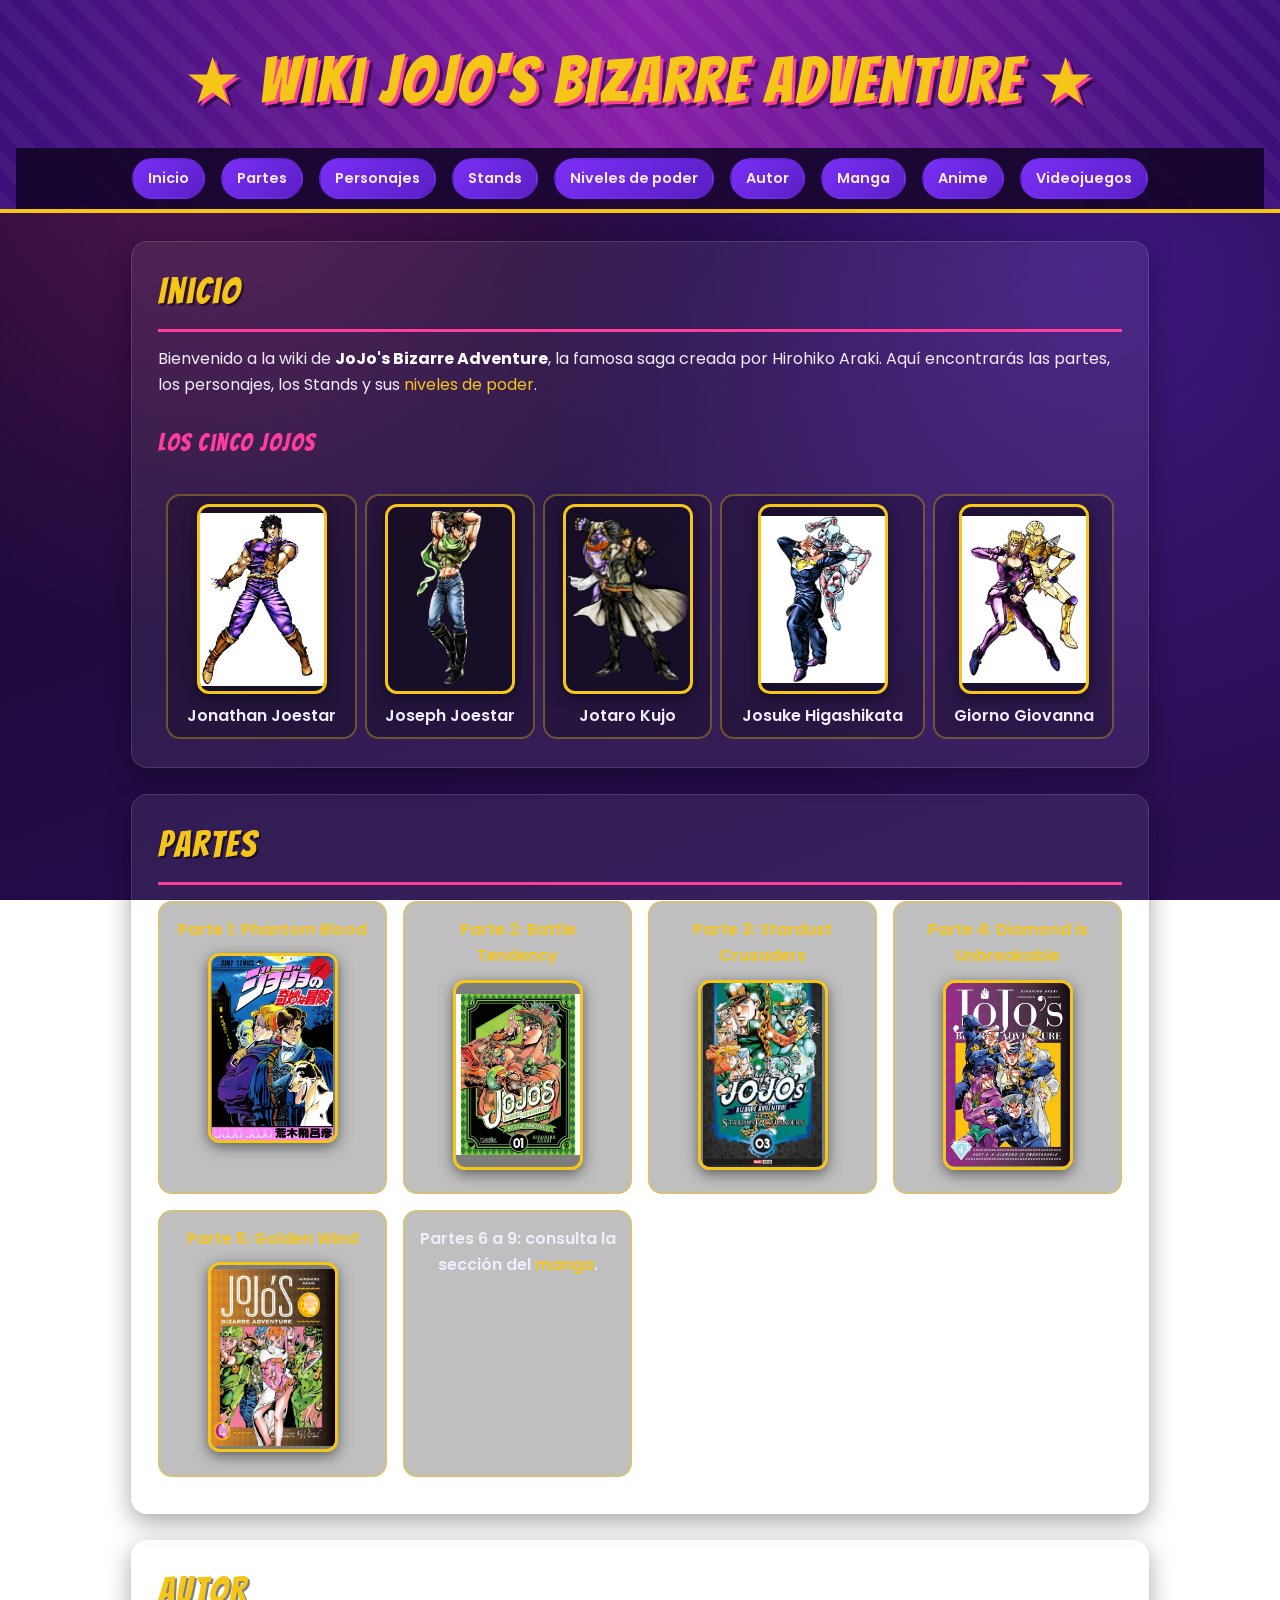
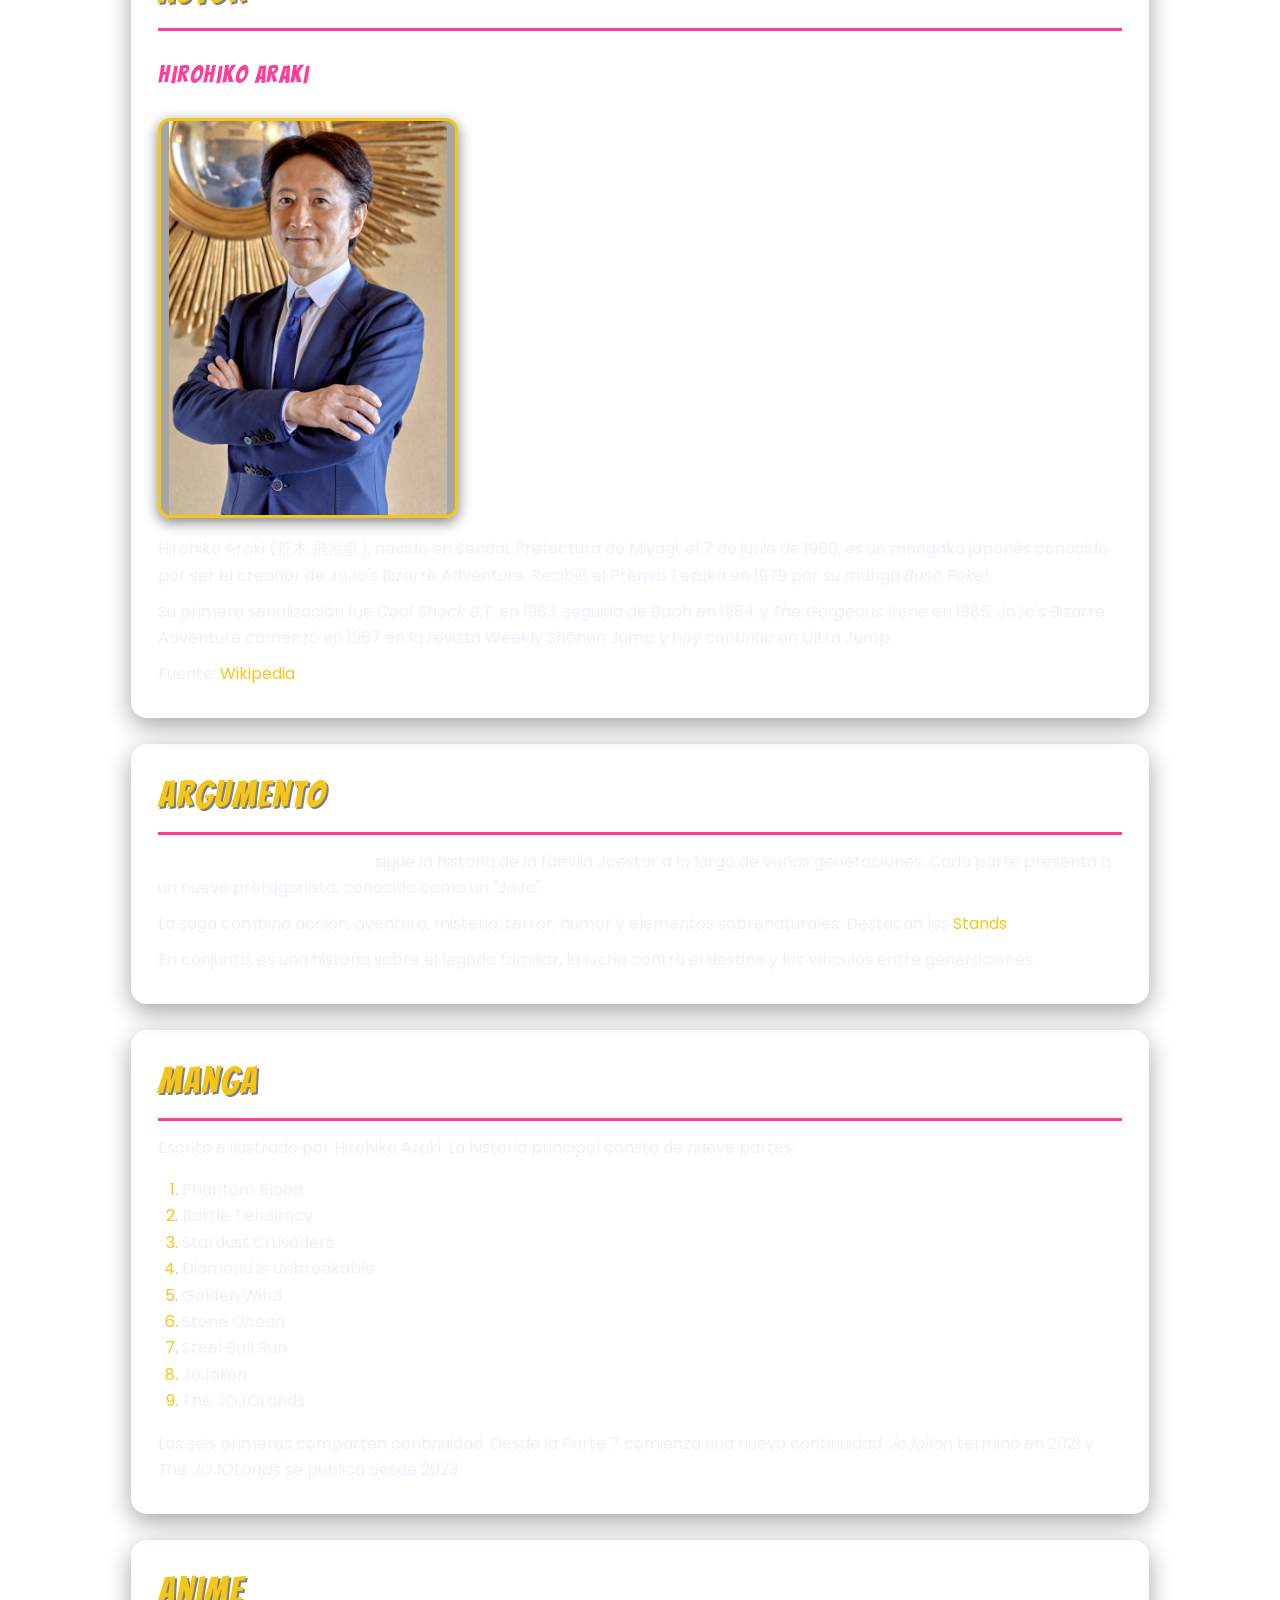
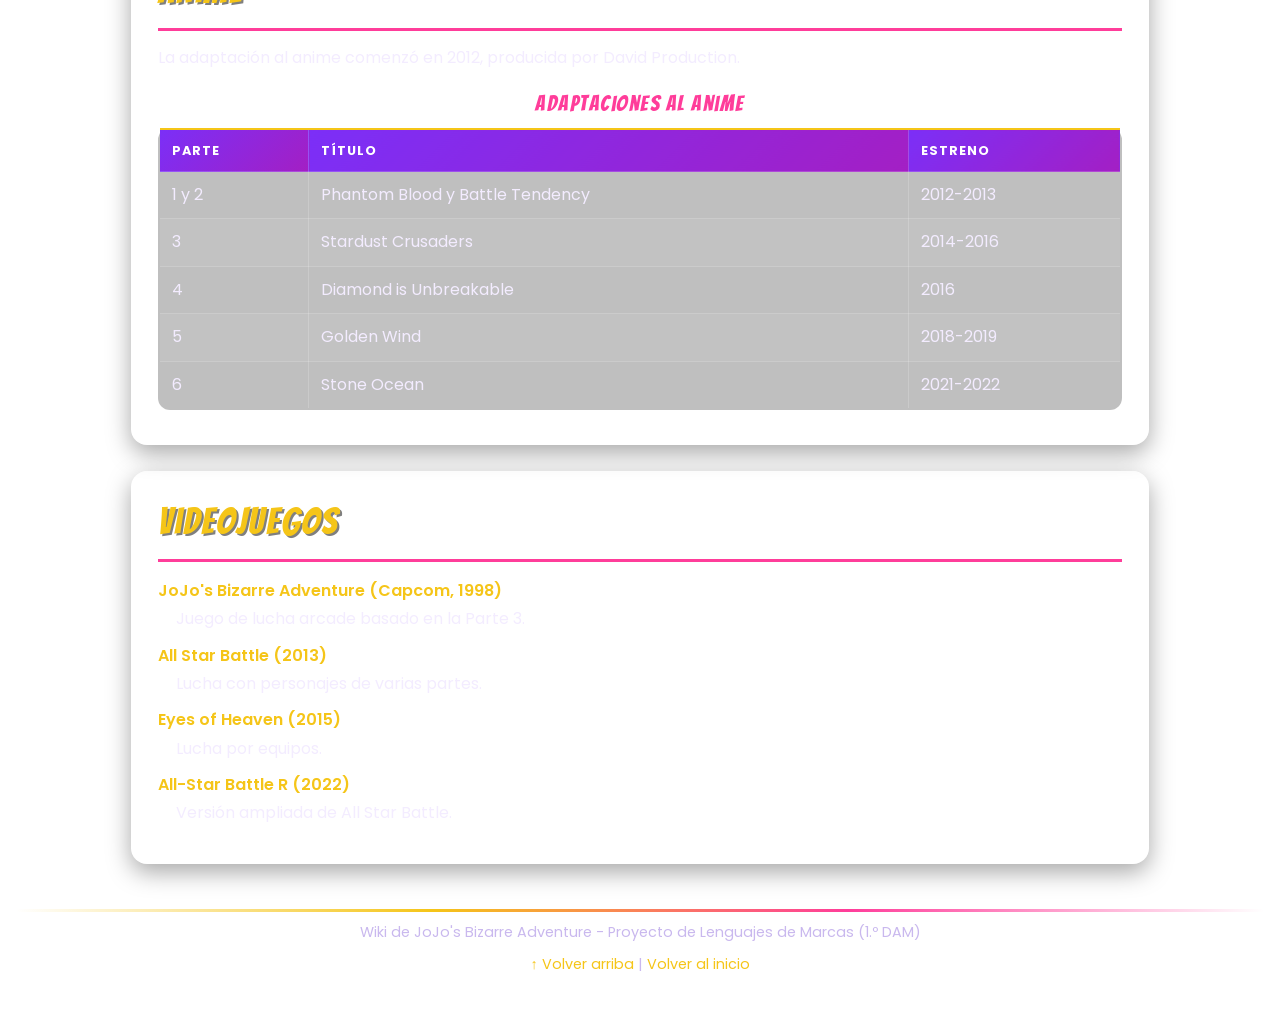
<file: index.html>
<!DOCTYPE html>
<html lang="es">
<head>
<meta charset="UTF-8">
<meta name="viewport" content="width=device-width, initial-scale=1.0">
<title>Inicio - Wiki JoJo</title>
<link rel="stylesheet" href="estilos.css">
</head>
<body id="top">
<header>
<h1>&#9733; Wiki JoJo's Bizarre Adventure &#9733;</h1>
<nav>
<a href="index.html#inicio">Inicio</a> |
<a href="index.html#partes">Partes</a> |
<a href="personajes.html">Personajes</a> |
<a href="stands.html">Stands</a> |
<a href="niveles.html">Niveles de poder</a> |
<a href="index.html#autor">Autor</a> |
<a href="index.html#manga">Manga</a> |
<a href="index.html#anime">Anime</a> |
<a href="index.html#videojuegos">Videojuegos</a>
</nav>
<hr>
</header>
<main>
<section id="inicio">
<h2>Inicio</h2>
<p>Bienvenido a la wiki de <b>JoJo's Bizarre Adventure</b>, la famosa saga creada por Hirohiko Araki. Aquí encontrarás las partes, los personajes, los Stands y sus <a href="niveles.html">niveles de poder</a>.</p>
<h3>Los cinco JoJos</h3>
<table cellpadding="8"><tr><td align="center"><img src="imagenes/personajes/jonathan_joestar.webp" alt="Jonathan Joestar" width="100" height="140"><br>Jonathan Joestar</td><td align="center"><img src="imagenes/personajes/joseph_joestar.png" alt="Joseph Joestar" width="100" height="140"><br>Joseph Joestar</td><td align="center"><img src="imagenes/personajes/jotaro_kujo.png" alt="Jotaro Kujo" width="100" height="140"><br>Jotaro Kujo</td><td align="center"><img src="imagenes/personajes/josuke_higashikata.png" alt="Josuke Higashikata" width="100" height="140"><br>Josuke Higashikata</td><td align="center"><img src="imagenes/personajes/giorno_giovanna.png" alt="Giorno Giovanna" width="100" height="140"><br>Giorno Giovanna</td></tr></table>
</section>
<section id="partes">
<h2>Partes</h2>
<ul>
<li><a href="parte1.html">Parte 1: Phantom Blood</a><br>
<img src="imagenes/parte1.png" alt="Portada de Phantom Blood" width="100" height="140"></li>
<li><a href="parte2.html">Parte 2: Battle Tendency</a><br>
<img src="imagenes/parte2.webp" alt="Portada de Battle Tendency" width="100" height="140"></li>
<li><a href="parte3.html">Parte 3: Stardust Crusaders</a><br>
<img src="imagenes/parte3.webp" alt="Portada de Stardust Crusaders" width="100" height="140"></li>
<li><a href="parte4.html">Parte 4: Diamond is Unbreakable</a><br>
<img src="imagenes/parte4.webp" alt="Portada de Diamond is Unbreakable" width="100" height="140"></li>
<li><a href="parte5.html">Parte 5: Golden Wind</a><br>
<img src="imagenes/parte5.jpg" alt="Portada de Golden Wind" width="100" height="140"></li>
<li>Partes 6 a 9: consulta la sección del <a href="#manga">manga</a>.</li>
</ul>
</section>
<section id="autor">
<h2>Autor</h2>
<h3>Hirohiko Araki</h3>
<img src="imagenes/Araki.png" alt="Retrato de Hirohiko Araki" width="300" height="400">
<p>Hirohiko Araki (荒木 飛呂彦), nacido en Sendai, Prefectura de Miyagi, el 7 de junio de 1960, es un mangaka japonés conocido por ser el creador de JoJo's Bizarre Adventure. Recibió el Premio Tezuka en 1979 por su manga <i>Busō Poker</i>.</p>
<p>Su primera serialización fue <i>Cool Shock B.T.</i> en 1983, seguida de <i>Baoh</i> en 1984 y <i>The Gorgeous Irene</i> en 1985. JoJo's Bizarre Adventure comenzó en 1987 en la revista Weekly Shōnen Jump y hoy continúa en Ultra Jump.</p>
<p>Fuente: <a href="https://es.wikipedia.org/wiki/Hirohiko_Araki" target="_blank">Wikipedia</a></p>
</section>
<section id="argumento">
<h2>Argumento</h2>
<p><b>JoJo's Bizarre Adventure</b> sigue la historia de la familia Joestar a lo largo de varias generaciones. Cada parte presenta a un nuevo protagonista, conocido como un "JoJo".</p>
<p>La saga combina acción, aventura, misterio, terror, humor y elementos sobrenaturales. Destacan los <a href="stands.html">Stands</a>.</p>
<p>En conjunto, es una historia sobre el legado familiar, la lucha contra el destino y los vínculos entre generaciones.</p>
</section>
<section id="manga">
<h2>Manga</h2>
<p>Escrito e ilustrado por Hirohiko Araki. La historia principal consta de nueve partes:</p>
<ol>
<li>Phantom Blood</li><li>Battle Tendency</li><li>Stardust Crusaders</li><li>Diamond is Unbreakable</li><li>Golden Wind</li><li>Stone Ocean</li><li>Steel Ball Run</li><li>JoJolion</li><li>The JOJOLands</li>
</ol>
<p>Las seis primeras comparten continuidad. Desde la Parte 7 comienza una nueva continuidad. <i>JoJolion</i> terminó en 2021 y <i>The JOJOLands</i> se publica desde 2023.</p>
</section>
<section id="anime">
<h2>Anime</h2>
<p>La adaptación al anime comenzó en 2012, producida por David Production.</p>
<table border="1" cellpadding="6" cellspacing="0">
<caption>Adaptaciones al anime</caption>
<thead><tr><th>Parte</th><th>Título</th><th>Estreno</th></tr></thead>
<tbody>
<tr><td>1 y 2</td><td>Phantom Blood y Battle Tendency</td><td>2012-2013</td></tr>
<tr><td>3</td><td>Stardust Crusaders</td><td>2014-2016</td></tr>
<tr><td>4</td><td>Diamond is Unbreakable</td><td>2016</td></tr>
<tr><td>5</td><td>Golden Wind</td><td>2018-2019</td></tr>
<tr><td>6</td><td>Stone Ocean</td><td>2021-2022</td></tr>
</tbody>
</table>
</section>
<section id="videojuegos">
<h2>Videojuegos</h2>
<dl>
<dt>JoJo's Bizarre Adventure (Capcom, 1998)</dt><dd>Juego de lucha arcade basado en la Parte 3.</dd>
<dt>All Star Battle (2013)</dt><dd>Lucha con personajes de varias partes.</dd>
<dt>Eyes of Heaven (2015)</dt><dd>Lucha por equipos.</dd>
<dt>All-Star Battle R (2022)</dt><dd>Versión ampliada de All Star Battle.</dd>
</dl>
</section>
</main>
<footer>
<hr>
<p>Wiki de JoJo's Bizarre Adventure - Proyecto de Lenguajes de Marcas (1.º DAM)</p>
<p><a href="#top">&uarr; Volver arriba</a> | <a href="index.html">Volver al inicio</a></p>
</footer>
</body>
</html>
</file>
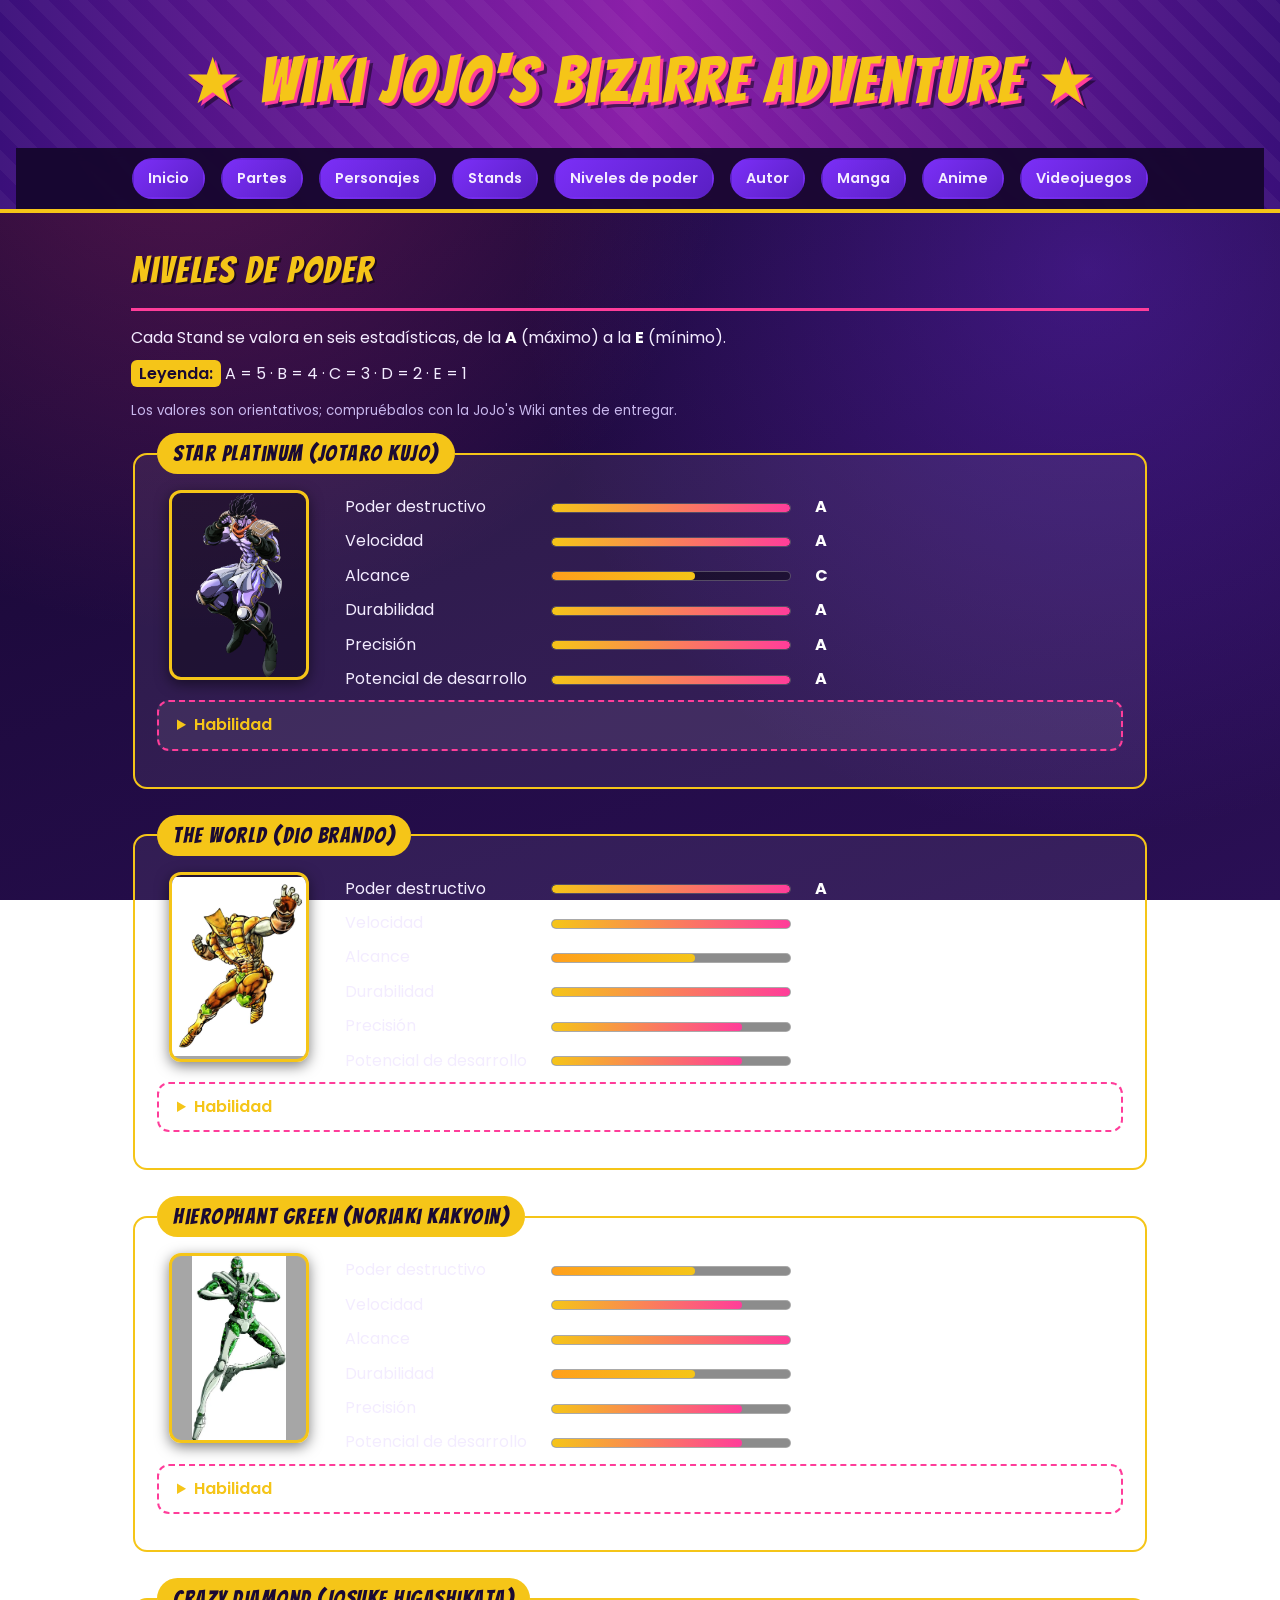
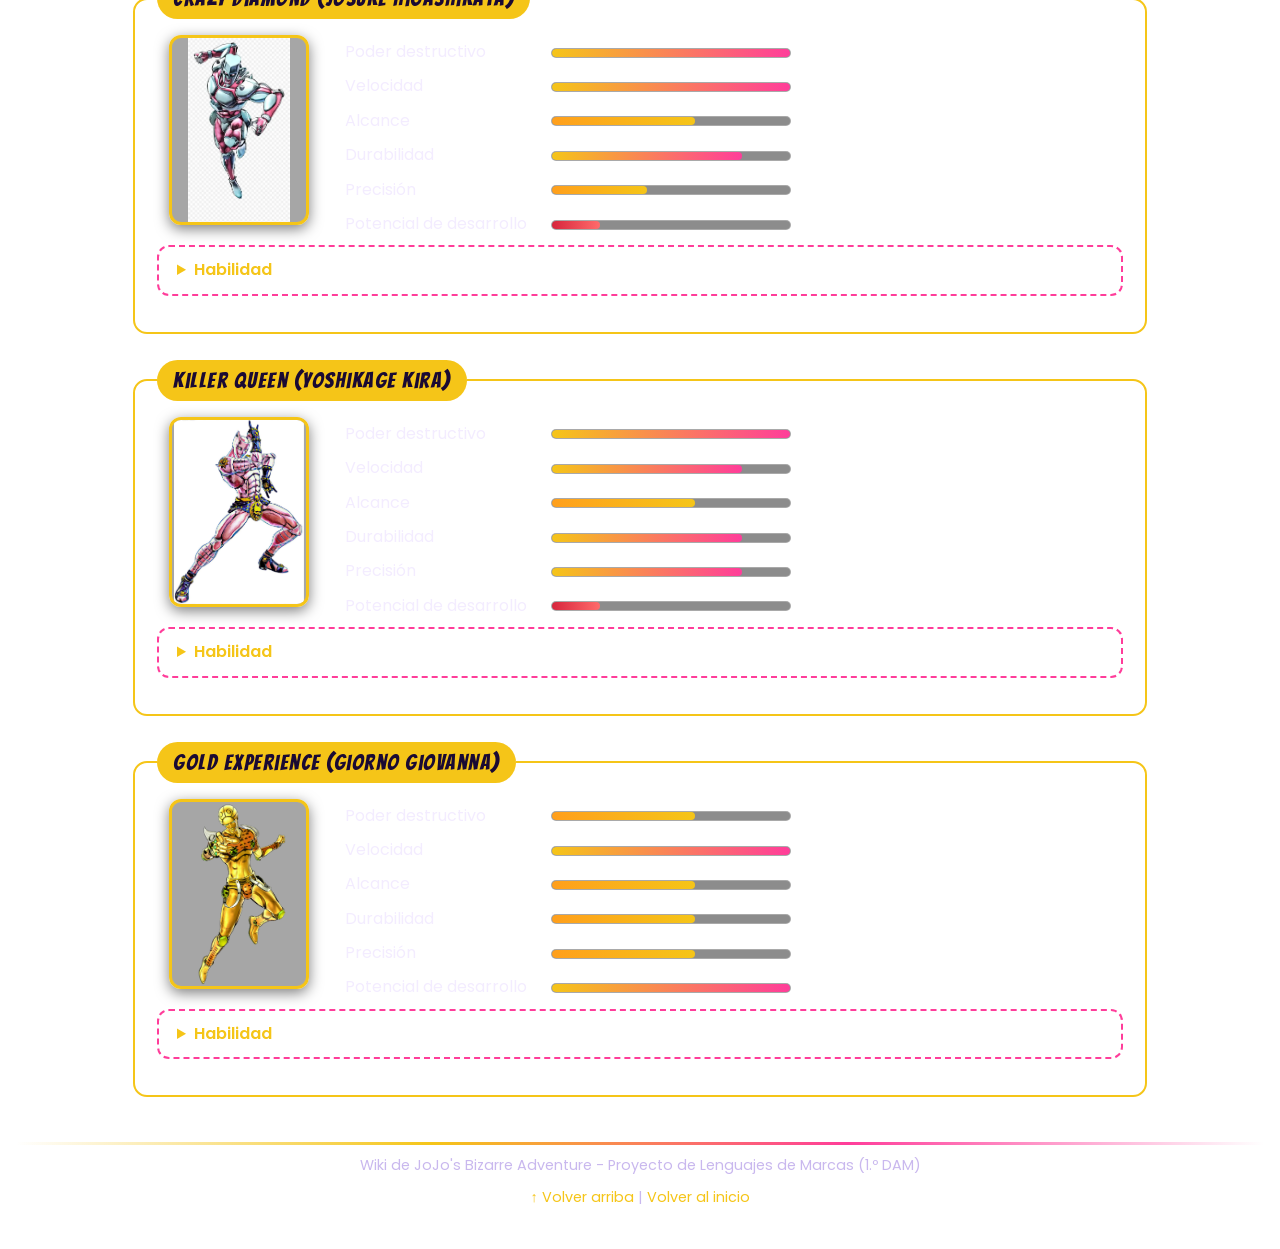
<file: niveles.html>
<!DOCTYPE html>
<html lang="es">
<head>
<meta charset="UTF-8">
<meta name="viewport" content="width=device-width, initial-scale=1.0">
<title>Niveles de poder - Wiki JoJo</title>
<link rel="stylesheet" href="estilos.css">
</head>
<body id="top">
<header>
<h1>&#9733; Wiki JoJo's Bizarre Adventure &#9733;</h1>
<nav>
<a href="index.html#inicio">Inicio</a> |
<a href="index.html#partes">Partes</a> |
<a href="personajes.html">Personajes</a> |
<a href="stands.html">Stands</a> |
<a href="niveles.html">Niveles de poder</a> |
<a href="index.html#autor">Autor</a> |
<a href="index.html#manga">Manga</a> |
<a href="index.html#anime">Anime</a> |
<a href="index.html#videojuegos">Videojuegos</a>
</nav>
<hr>
</header>
<main>
<h2>Niveles de poder</h2>
<p>Cada Stand se valora en seis estadísticas, de la <b>A</b> (máximo) a la <b>E</b> (mínimo).</p>
<p><mark>Leyenda:</mark> A = 5 &middot; B = 4 &middot; C = 3 &middot; D = 2 &middot; E = 1</p>
<p><small>Los valores son orientativos; compruébalos con la JoJo's Wiki antes de entregar.</small></p>
<fieldset class="ficha">
<legend>Star Platinum (Jotaro Kujo)</legend>
<table cellpadding="4"><tr><td><img src="imagenes/stands/star_platinum.png" alt="Stand Star Platinum" width="120" height="170"></td><td>
<table cellpadding="3">
<tbody>
<tr><td>Poder destructivo</td><td><meter min="0" max="5" value="5" low="2" high="4" optimum="5">A</meter></td><td><b>A</b></td></tr>
<tr><td>Velocidad</td><td><meter min="0" max="5" value="5" low="2" high="4" optimum="5">A</meter></td><td><b>A</b></td></tr>
<tr><td>Alcance</td><td><meter min="0" max="5" value="3" low="2" high="4" optimum="5">C</meter></td><td><b>C</b></td></tr>
<tr><td>Durabilidad</td><td><meter min="0" max="5" value="5" low="2" high="4" optimum="5">A</meter></td><td><b>A</b></td></tr>
<tr><td>Precisión</td><td><meter min="0" max="5" value="5" low="2" high="4" optimum="5">A</meter></td><td><b>A</b></td></tr>
<tr><td>Potencial de desarrollo</td><td><meter min="0" max="5" value="5" low="2" high="4" optimum="5">A</meter></td><td><b>A</b></td></tr>
</tbody>
</table>
</td></tr></table>
<details><summary>Habilidad</summary><p>Gran fuerza y precisión; puede detener el tiempo unos segundos.</p></details>
</fieldset>
<fieldset class="ficha">
<legend>The World (Dio Brando)</legend>
<table cellpadding="4"><tr><td><img src="imagenes/stands/the_world.png" alt="Stand The World" width="120" height="170"></td><td>
<table cellpadding="3">
<tbody>
<tr><td>Poder destructivo</td><td><meter min="0" max="5" value="5" low="2" high="4" optimum="5">A</meter></td><td><b>A</b></td></tr>
<tr><td>Velocidad</td><td><meter min="0" max="5" value="5" low="2" high="4" optimum="5">A</meter></td><td><b>A</b></td></tr>
<tr><td>Alcance</td><td><meter min="0" max="5" value="3" low="2" high="4" optimum="5">C</meter></td><td><b>C</b></td></tr>
<tr><td>Durabilidad</td><td><meter min="0" max="5" value="5" low="2" high="4" optimum="5">A</meter></td><td><b>A</b></td></tr>
<tr><td>Precisión</td><td><meter min="0" max="5" value="4" low="2" high="4" optimum="5">B</meter></td><td><b>B</b></td></tr>
<tr><td>Potencial de desarrollo</td><td><meter min="0" max="5" value="4" low="2" high="4" optimum="5">B</meter></td><td><b>B</b></td></tr>
</tbody>
</table>
</td></tr></table>
<details><summary>Habilidad</summary><p>Detiene el tiempo.</p></details>
</fieldset>
<fieldset class="ficha">
<legend>Hierophant Green (Noriaki Kakyoin)</legend>
<table cellpadding="4"><tr><td><img src="imagenes/stands/hierophant_green.png" alt="Stand Hierophant Green" width="120" height="170"></td><td>
<table cellpadding="3">
<tbody>
<tr><td>Poder destructivo</td><td><meter min="0" max="5" value="3" low="2" high="4" optimum="5">C</meter></td><td><b>C</b></td></tr>
<tr><td>Velocidad</td><td><meter min="0" max="5" value="4" low="2" high="4" optimum="5">B</meter></td><td><b>B</b></td></tr>
<tr><td>Alcance</td><td><meter min="0" max="5" value="5" low="2" high="4" optimum="5">A</meter></td><td><b>A</b></td></tr>
<tr><td>Durabilidad</td><td><meter min="0" max="5" value="3" low="2" high="4" optimum="5">C</meter></td><td><b>C</b></td></tr>
<tr><td>Precisión</td><td><meter min="0" max="5" value="4" low="2" high="4" optimum="5">B</meter></td><td><b>B</b></td></tr>
<tr><td>Potencial de desarrollo</td><td><meter min="0" max="5" value="4" low="2" high="4" optimum="5">B</meter></td><td><b>B</b></td></tr>
</tbody>
</table>
</td></tr></table>
<details><summary>Habilidad</summary><p>Ataca a larga distancia con proyectiles de esmeralda.</p></details>
</fieldset>
<fieldset class="ficha">
<legend>Crazy Diamond (Josuke Higashikata)</legend>
<table cellpadding="4"><tr><td><img src="imagenes/stands/crazy_diamond.png" alt="Stand Crazy Diamond" width="120" height="170"></td><td>
<table cellpadding="3">
<tbody>
<tr><td>Poder destructivo</td><td><meter min="0" max="5" value="5" low="2" high="4" optimum="5">A</meter></td><td><b>A</b></td></tr>
<tr><td>Velocidad</td><td><meter min="0" max="5" value="5" low="2" high="4" optimum="5">A</meter></td><td><b>A</b></td></tr>
<tr><td>Alcance</td><td><meter min="0" max="5" value="3" low="2" high="4" optimum="5">C</meter></td><td><b>C</b></td></tr>
<tr><td>Durabilidad</td><td><meter min="0" max="5" value="4" low="2" high="4" optimum="5">B</meter></td><td><b>B</b></td></tr>
<tr><td>Precisión</td><td><meter min="0" max="5" value="2" low="2" high="4" optimum="5">D</meter></td><td><b>D</b></td></tr>
<tr><td>Potencial de desarrollo</td><td><meter min="0" max="5" value="1" low="2" high="4" optimum="5">E</meter></td><td><b>E</b></td></tr>
</tbody>
</table>
</td></tr></table>
<details><summary>Habilidad</summary><p>Restaura objetos y personas a su estado anterior.</p></details>
</fieldset>
<fieldset class="ficha">
<legend>Killer Queen (Yoshikage Kira)</legend>
<table cellpadding="4"><tr><td><img src="imagenes/stands/killer_queen.png" alt="Stand Killer Queen" width="120" height="170"></td><td>
<table cellpadding="3">
<tbody>
<tr><td>Poder destructivo</td><td><meter min="0" max="5" value="5" low="2" high="4" optimum="5">A</meter></td><td><b>A</b></td></tr>
<tr><td>Velocidad</td><td><meter min="0" max="5" value="4" low="2" high="4" optimum="5">B</meter></td><td><b>B</b></td></tr>
<tr><td>Alcance</td><td><meter min="0" max="5" value="3" low="2" high="4" optimum="5">C</meter></td><td><b>C</b></td></tr>
<tr><td>Durabilidad</td><td><meter min="0" max="5" value="4" low="2" high="4" optimum="5">B</meter></td><td><b>B</b></td></tr>
<tr><td>Precisión</td><td><meter min="0" max="5" value="4" low="2" high="4" optimum="5">B</meter></td><td><b>B</b></td></tr>
<tr><td>Potencial de desarrollo</td><td><meter min="0" max="5" value="1" low="2" high="4" optimum="5">E</meter></td><td><b>E</b></td></tr>
</tbody>
</table>
</td></tr></table>
<details><summary>Habilidad</summary><p>Convierte objetos en bombas.</p></details>
</fieldset>
<fieldset class="ficha">
<legend>Gold Experience (Giorno Giovanna)</legend>
<table cellpadding="4"><tr><td><img src="imagenes/stands/gold_experience.png" alt="Stand Gold Experience" width="120" height="170"></td><td>
<table cellpadding="3">
<tbody>
<tr><td>Poder destructivo</td><td><meter min="0" max="5" value="3" low="2" high="4" optimum="5">C</meter></td><td><b>C</b></td></tr>
<tr><td>Velocidad</td><td><meter min="0" max="5" value="5" low="2" high="4" optimum="5">A</meter></td><td><b>A</b></td></tr>
<tr><td>Alcance</td><td><meter min="0" max="5" value="3" low="2" high="4" optimum="5">C</meter></td><td><b>C</b></td></tr>
<tr><td>Durabilidad</td><td><meter min="0" max="5" value="3" low="2" high="4" optimum="5">C</meter></td><td><b>C</b></td></tr>
<tr><td>Precisión</td><td><meter min="0" max="5" value="3" low="2" high="4" optimum="5">C</meter></td><td><b>C</b></td></tr>
<tr><td>Potencial de desarrollo</td><td><meter min="0" max="5" value="5" low="2" high="4" optimum="5">A</meter></td><td><b>A</b></td></tr>
</tbody>
</table>
</td></tr></table>
<details><summary>Habilidad</summary><p>Crea vida a partir de objetos.</p></details>
</fieldset>
</main>
<footer>
<hr>
<p>Wiki de JoJo's Bizarre Adventure - Proyecto de Lenguajes de Marcas (1.º DAM)</p>
<p><a href="#top">&uarr; Volver arriba</a> | <a href="index.html">Volver al inicio</a></p>
</footer>
</body>
</html>
</file>
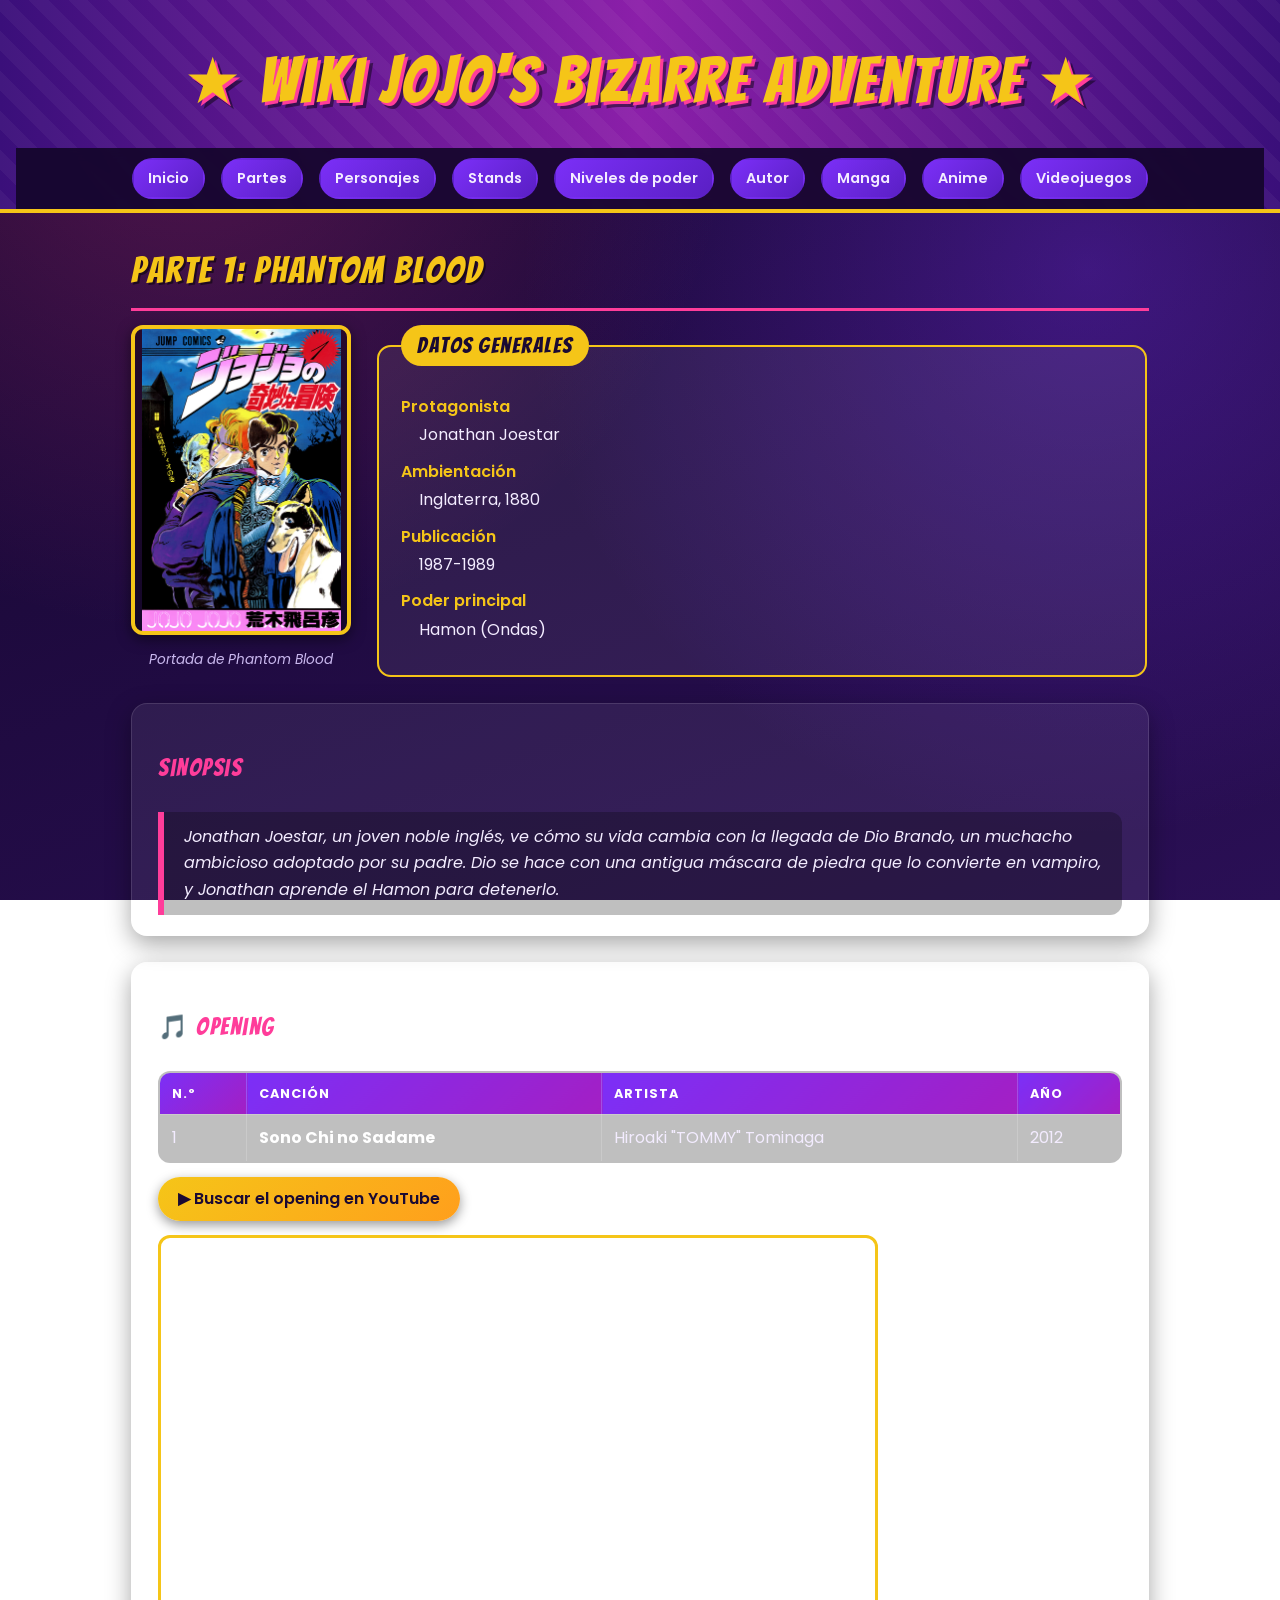
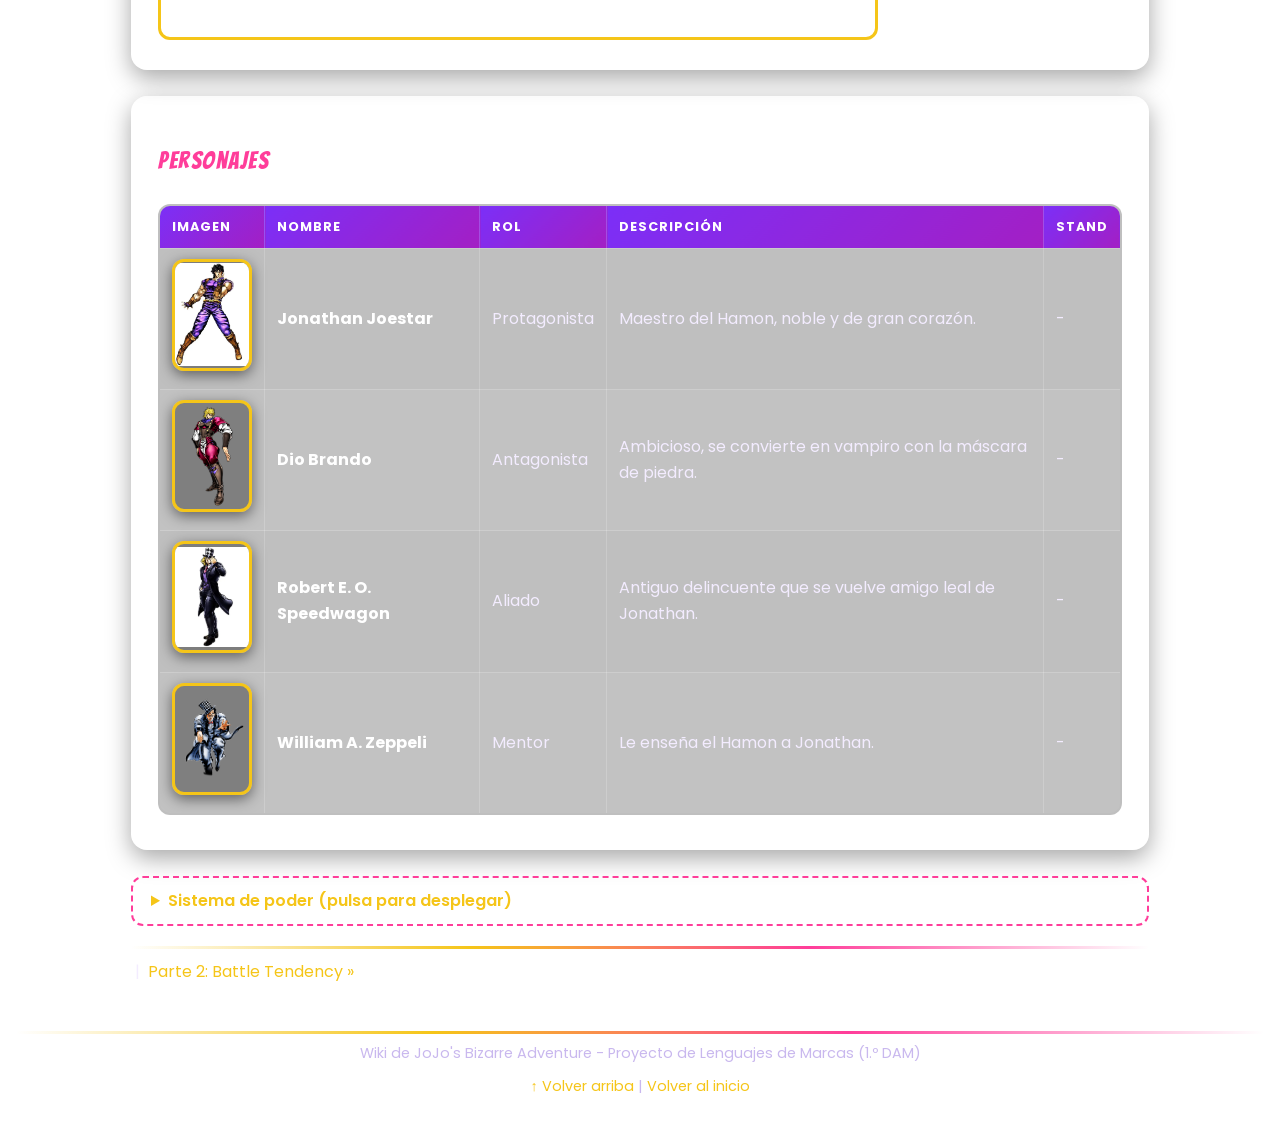
<file: parte1.html>
<!DOCTYPE html>
<html lang="es">
<head>
<meta charset="UTF-8">
<meta name="viewport" content="width=device-width, initial-scale=1.0">
<title>Parte 1: Phantom Blood - Wiki JoJo</title>
<link rel="stylesheet" href="estilos.css">
</head>
<body id="top">
<header>
<h1>&#9733; Wiki JoJo's Bizarre Adventure &#9733;</h1>
<nav>
<a href="index.html#inicio">Inicio</a> |
<a href="index.html#partes">Partes</a> |
<a href="personajes.html">Personajes</a> |
<a href="stands.html">Stands</a> |
<a href="niveles.html">Niveles de poder</a> |
<a href="index.html#autor">Autor</a> |
<a href="index.html#manga">Manga</a> |
<a href="index.html#anime">Anime</a> |
<a href="index.html#videojuegos">Videojuegos</a>
</nav>
<hr>
</header>
<main>
<h2>Parte 1: Phantom Blood</h2>
<figure class="portada">
<img src="imagenes/parte1.png" alt="Portada de la Parte 1: Phantom Blood" width="200" height="280">
<figcaption>Portada de Phantom Blood</figcaption>
</figure>
<fieldset class="datos">
<legend>Datos generales</legend>
<dl>
<dt>Protagonista</dt><dd>Jonathan Joestar</dd>
<dt>Ambientación</dt><dd>Inglaterra, 1880</dd>
<dt>Publicación</dt><dd>1987-1989</dd>
<dt>Poder principal</dt><dd>Hamon (Ondas)</dd>
</dl>
</fieldset>
<section>
<h3>Sinopsis</h3>
<blockquote>Jonathan Joestar, un joven noble inglés, ve cómo su vida cambia con la llegada de Dio Brando, un muchacho ambicioso adoptado por su padre. Dio se hace con una antigua máscara de piedra que lo convierte en vampiro, y Jonathan aprende el Hamon para detenerlo.</blockquote>
</section>
<section class="opening">
<h3>&#127925; Opening</h3>
<table border="1" cellpadding="6" cellspacing="0">
<thead><tr><th>N.º</th><th>Canción</th><th>Artista</th><th>Año</th></tr></thead>
<tbody>
<tr><td>1</td><td><b>Sono Chi no Sadame</b></td><td>Hiroaki "TOMMY" Tominaga</td><td>2012</td></tr>
</tbody>
</table>
<p><a class="boton" href="https://www.youtube.com/results?search_query=JoJo+Part+1+Phantom+Blood+opening+Sono+Chi+no+Sadame" target="_blank">&#9654; Buscar el opening en YouTube</a></p>
<div class="video">
<iframe src="https://www.youtube.com/embed/jXYN_M2RDLQ" title="Opening de Phantom Blood" allowfullscreen></iframe>
</div>
</section>
<section>
<h3>Personajes</h3>
<table border="1" cellpadding="6" cellspacing="0" class="personajes">
<thead><tr><th>Imagen</th><th>Nombre</th><th>Rol</th><th>Descripción</th><th>Stand</th></tr></thead>
<tbody>
<tr><td><img src="imagenes/personajes/jonathan_joestar.webp" alt="Jonathan Joestar" width="100" height="140"></td><td><b>Jonathan Joestar</b></td><td>Protagonista</td><td>Maestro del Hamon, noble y de gran corazón.</td><td>-</td></tr>
<tr><td><img src="imagenes/personajes/dio_brando.png" alt="Dio Brando" width="100" height="140"></td><td><b>Dio Brando</b></td><td>Antagonista</td><td>Ambicioso, se convierte en vampiro con la máscara de piedra.</td><td>-</td></tr>
<tr><td><img src="imagenes/personajes/robert_e_o_speedwagon.png" alt="Robert E. O. Speedwagon" width="100" height="140"></td><td><b>Robert E. O. Speedwagon</b></td><td>Aliado</td><td>Antiguo delincuente que se vuelve amigo leal de Jonathan.</td><td>-</td></tr>
<tr><td><img src="imagenes/personajes/william_a_zeppeli.png" alt="William A. Zeppeli" width="100" height="140"></td><td><b>William A. Zeppeli</b></td><td>Mentor</td><td>Le enseña el Hamon a Jonathan.</td><td>-</td></tr>
</tbody>
</table>
</section>
<details>
<summary>Sistema de poder (pulsa para desplegar)</summary>
<p>Esta parte no tiene Stands. Los combates se basan en el Hamon, una técnica de respiración que genera energía similar a la luz solar, letal para los vampiros.</p>
</details>
<hr>
<p> &nbsp;|&nbsp; <a href="parte2.html">Parte 2: Battle Tendency &raquo;</a></p>
</main>
<footer>
<hr>
<p>Wiki de JoJo's Bizarre Adventure - Proyecto de Lenguajes de Marcas (1.º DAM)</p>
<p><a href="#top">&uarr; Volver arriba</a> | <a href="index.html">Volver al inicio</a></p>
</footer>
</body>
</html>
</file>
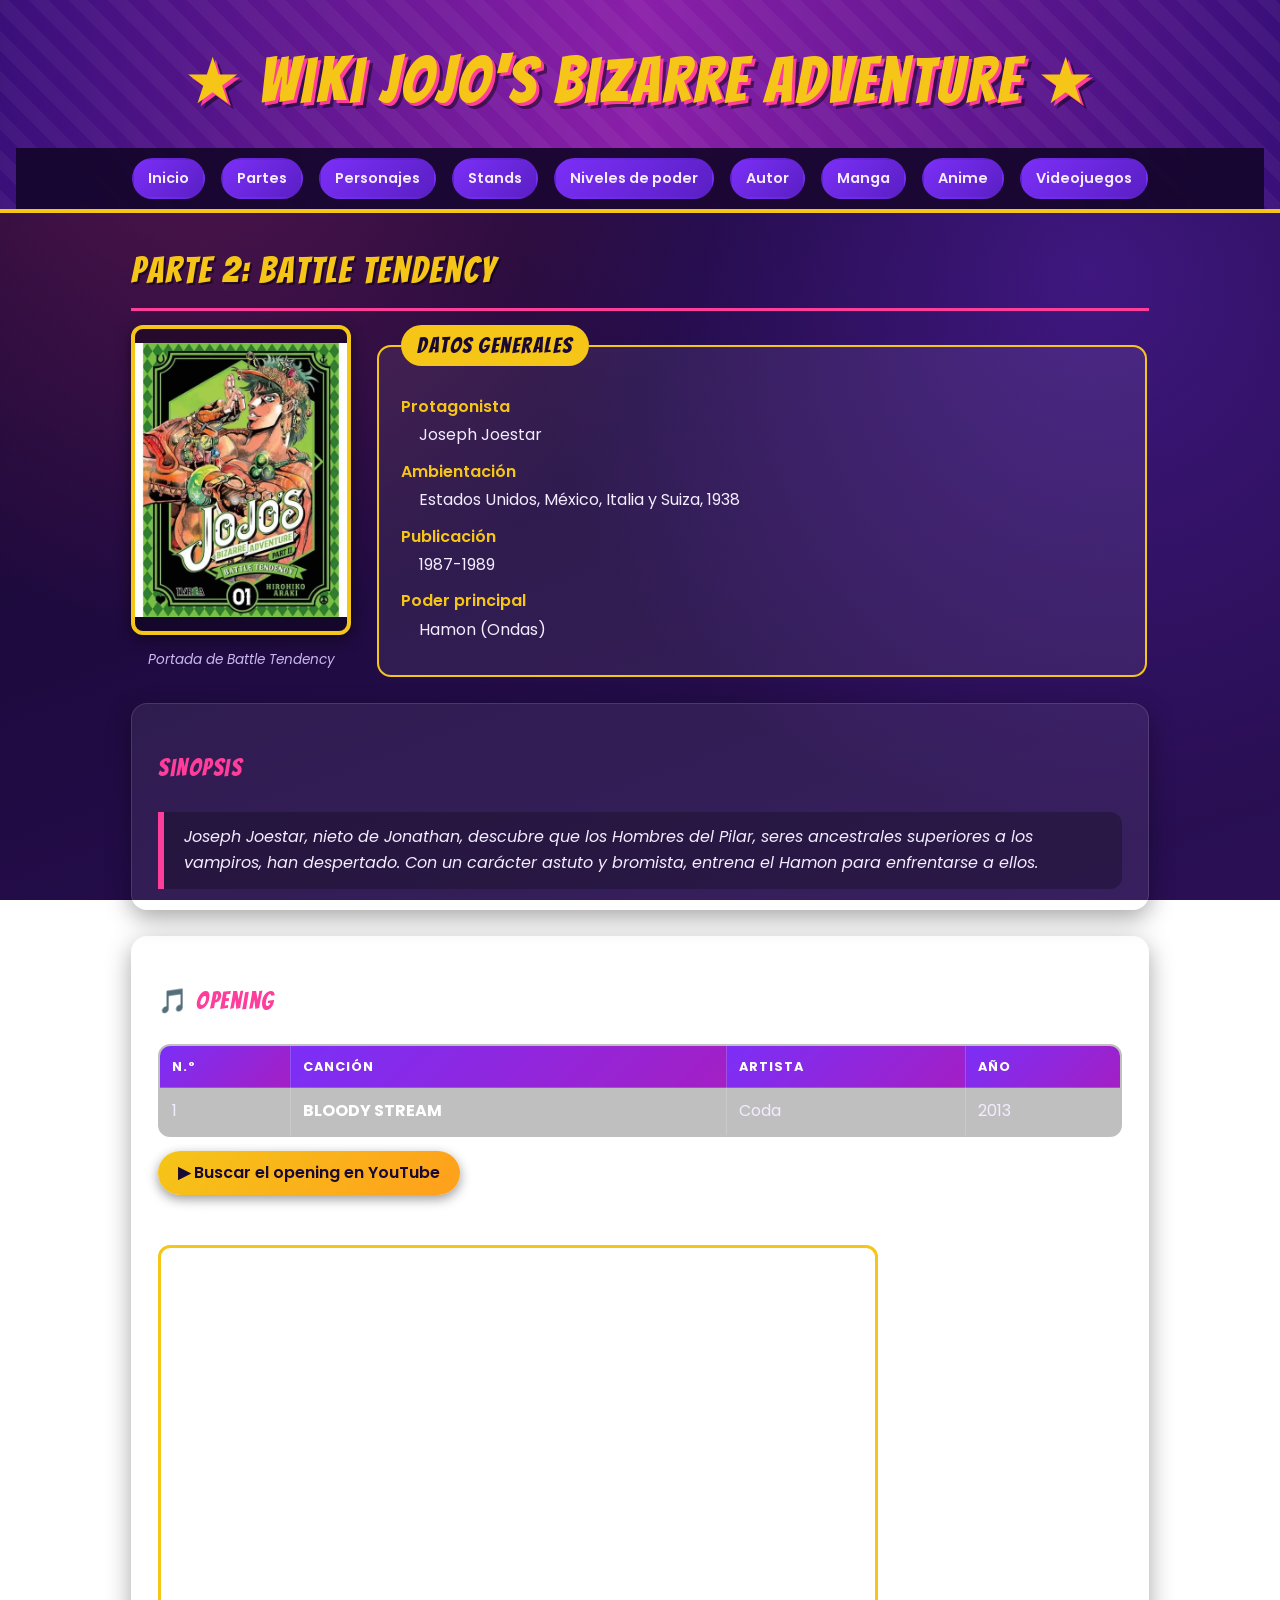
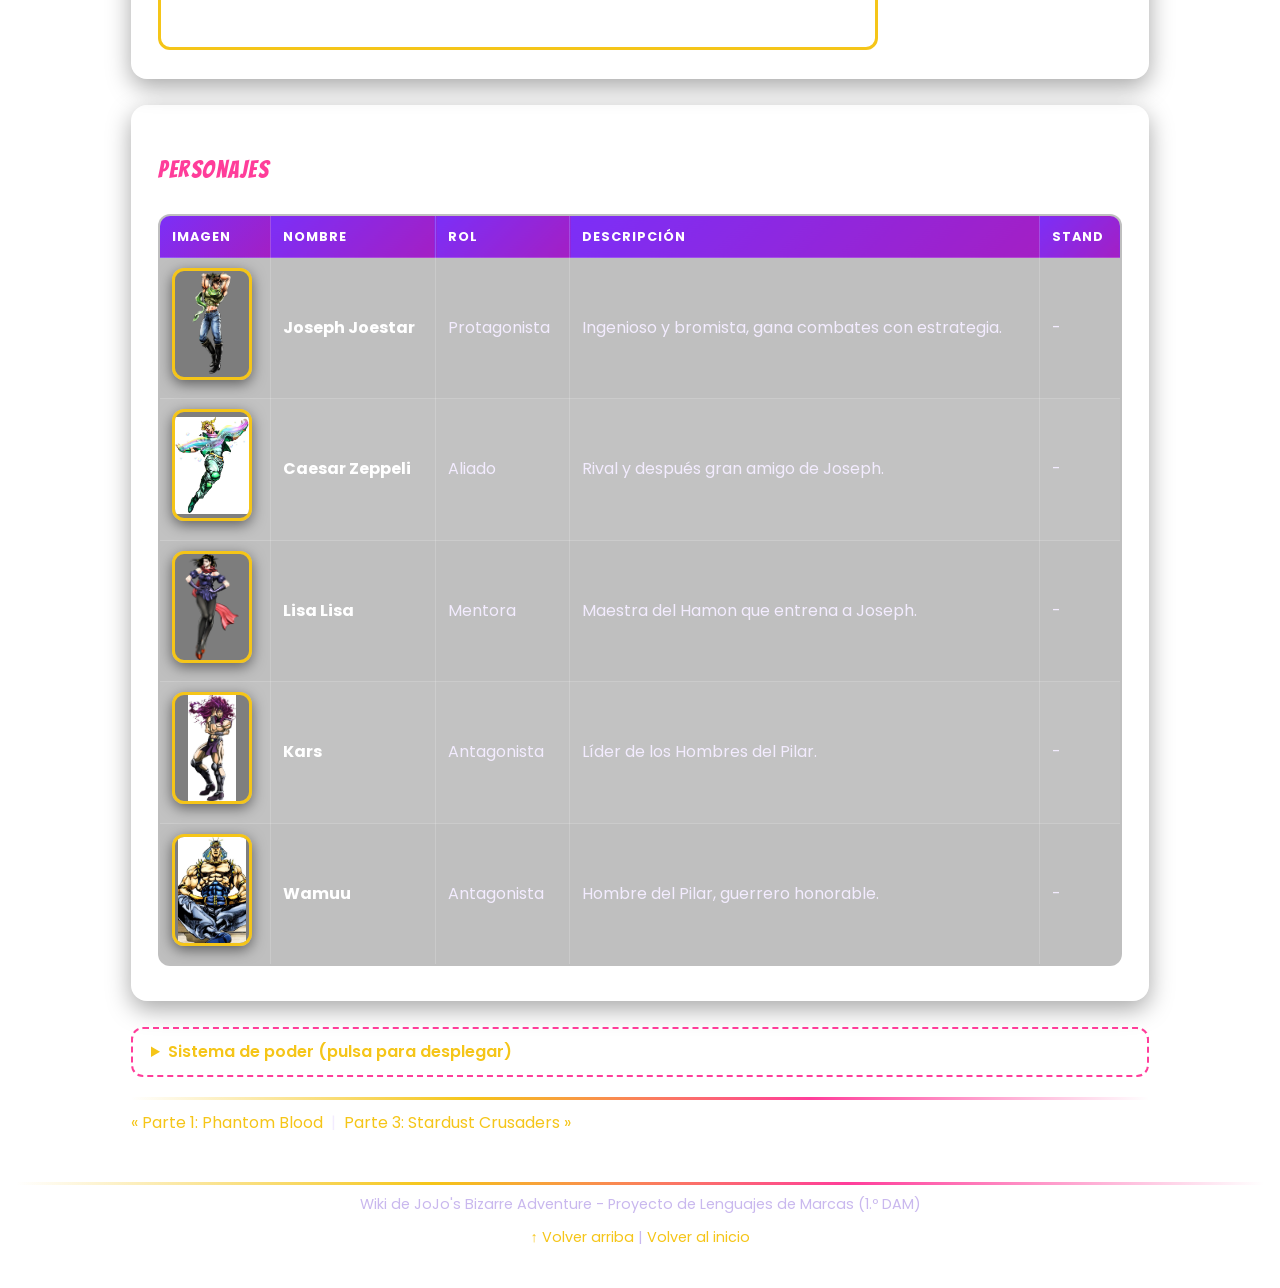
<file: parte2.html>
<!DOCTYPE html>
<html lang="es">
<head>
<meta charset="UTF-8">
<meta name="viewport" content="width=device-width, initial-scale=1.0">
<title>Parte 2: Battle Tendency - Wiki JoJo</title>
<link rel="stylesheet" href="estilos.css">
</head>
<body id="top">
<header>
<h1>&#9733; Wiki JoJo's Bizarre Adventure &#9733;</h1>
<nav>
<a href="index.html#inicio">Inicio</a> |
<a href="index.html#partes">Partes</a> |
<a href="personajes.html">Personajes</a> |
<a href="stands.html">Stands</a> |
<a href="niveles.html">Niveles de poder</a> |
<a href="index.html#autor">Autor</a> |
<a href="index.html#manga">Manga</a> |
<a href="index.html#anime">Anime</a> |
<a href="index.html#videojuegos">Videojuegos</a>
</nav>
<hr>
</header>
<main>
<h2>Parte 2: Battle Tendency</h2>
<figure class="portada">
<img src="imagenes/parte2.webp" alt="Portada de la Parte 2: Battle Tendency" width="200" height="280">
<figcaption>Portada de Battle Tendency</figcaption>
</figure>
<fieldset class="datos">
<legend>Datos generales</legend>
<dl>
<dt>Protagonista</dt><dd>Joseph Joestar</dd>
<dt>Ambientación</dt><dd>Estados Unidos, México, Italia y Suiza, 1938</dd>
<dt>Publicación</dt><dd>1987-1989</dd>
<dt>Poder principal</dt><dd>Hamon (Ondas)</dd>
</dl>
</fieldset>
<section>
<h3>Sinopsis</h3>
<blockquote>Joseph Joestar, nieto de Jonathan, descubre que los Hombres del Pilar, seres ancestrales superiores a los vampiros, han despertado. Con un carácter astuto y bromista, entrena el Hamon para enfrentarse a ellos.</blockquote>
</section>
<section class="opening">
<h3>&#127925; Opening</h3>
<table border="1" cellpadding="6" cellspacing="0">
<thead><tr><th>N.º</th><th>Canción</th><th>Artista</th><th>Año</th></tr></thead>
<tbody>
<tr><td>1</td><td><b>BLOODY STREAM</b></td><td>Coda</td><td>2013</td></tr>
</tbody>
</table>
<p><a class="boton" href="https://www.youtube.com/results?search_query=JoJo+Part+2+Battle+Tendency+opening+BLOODY+STREAM" target="_blank">&#9654; Buscar el opening en YouTube</a></p>
<p><b>Opening 1: BLOODY STREAM</b></p>
<div class="video">
<iframe src="https://www.youtube.com/embed/RZhGITHIbns" title="Opening 1: BLOODY STREAM" allowfullscreen></iframe>
</div>
</section>
<section>
<h3>Personajes</h3>
<table border="1" cellpadding="6" cellspacing="0" class="personajes">
<thead><tr><th>Imagen</th><th>Nombre</th><th>Rol</th><th>Descripción</th><th>Stand</th></tr></thead>
<tbody>
<tr><td><img src="imagenes/personajes/joseph_joestar.png" alt="Joseph Joestar" width="100" height="140"></td><td><b>Joseph Joestar</b></td><td>Protagonista</td><td>Ingenioso y bromista, gana combates con estrategia.</td><td>-</td></tr>
<tr><td><img src="imagenes/personajes/caesar_zeppeli.png" alt="Caesar Zeppeli" width="100" height="140"></td><td><b>Caesar Zeppeli</b></td><td>Aliado</td><td>Rival y después gran amigo de Joseph.</td><td>-</td></tr>
<tr><td><img src="imagenes/personajes/lisa_lisa.png" alt="Lisa Lisa" width="100" height="140"></td><td><b>Lisa Lisa</b></td><td>Mentora</td><td>Maestra del Hamon que entrena a Joseph.</td><td>-</td></tr>
<tr><td><img src="imagenes/personajes/kars.png" alt="Kars" width="100" height="140"></td><td><b>Kars</b></td><td>Antagonista</td><td>Líder de los Hombres del Pilar.</td><td>-</td></tr>
<tr><td><img src="imagenes/personajes/wamuu.png" alt="Wamuu" width="100" height="140"></td><td><b>Wamuu</b></td><td>Antagonista</td><td>Hombre del Pilar, guerrero honorable.</td><td>-</td></tr>
</tbody>
</table>
</section>
<details>
<summary>Sistema de poder (pulsa para desplegar)</summary>
<p>Sigue sin haber Stands. El combate combina Hamon con muchas trampas y planes de Joseph, que suele aprovechar el engaño para ganar.</p>
</details>
<hr>
<p><a href="parte1.html">&laquo; Parte 1: Phantom Blood</a> &nbsp;|&nbsp; <a href="parte3.html">Parte 3: Stardust Crusaders &raquo;</a></p>
</main>
<footer>
<hr>
<p>Wiki de JoJo's Bizarre Adventure - Proyecto de Lenguajes de Marcas (1.º DAM)</p>
<p><a href="#top">&uarr; Volver arriba</a> | <a href="index.html">Volver al inicio</a></p>
</footer>
</body>
</html>
</file>
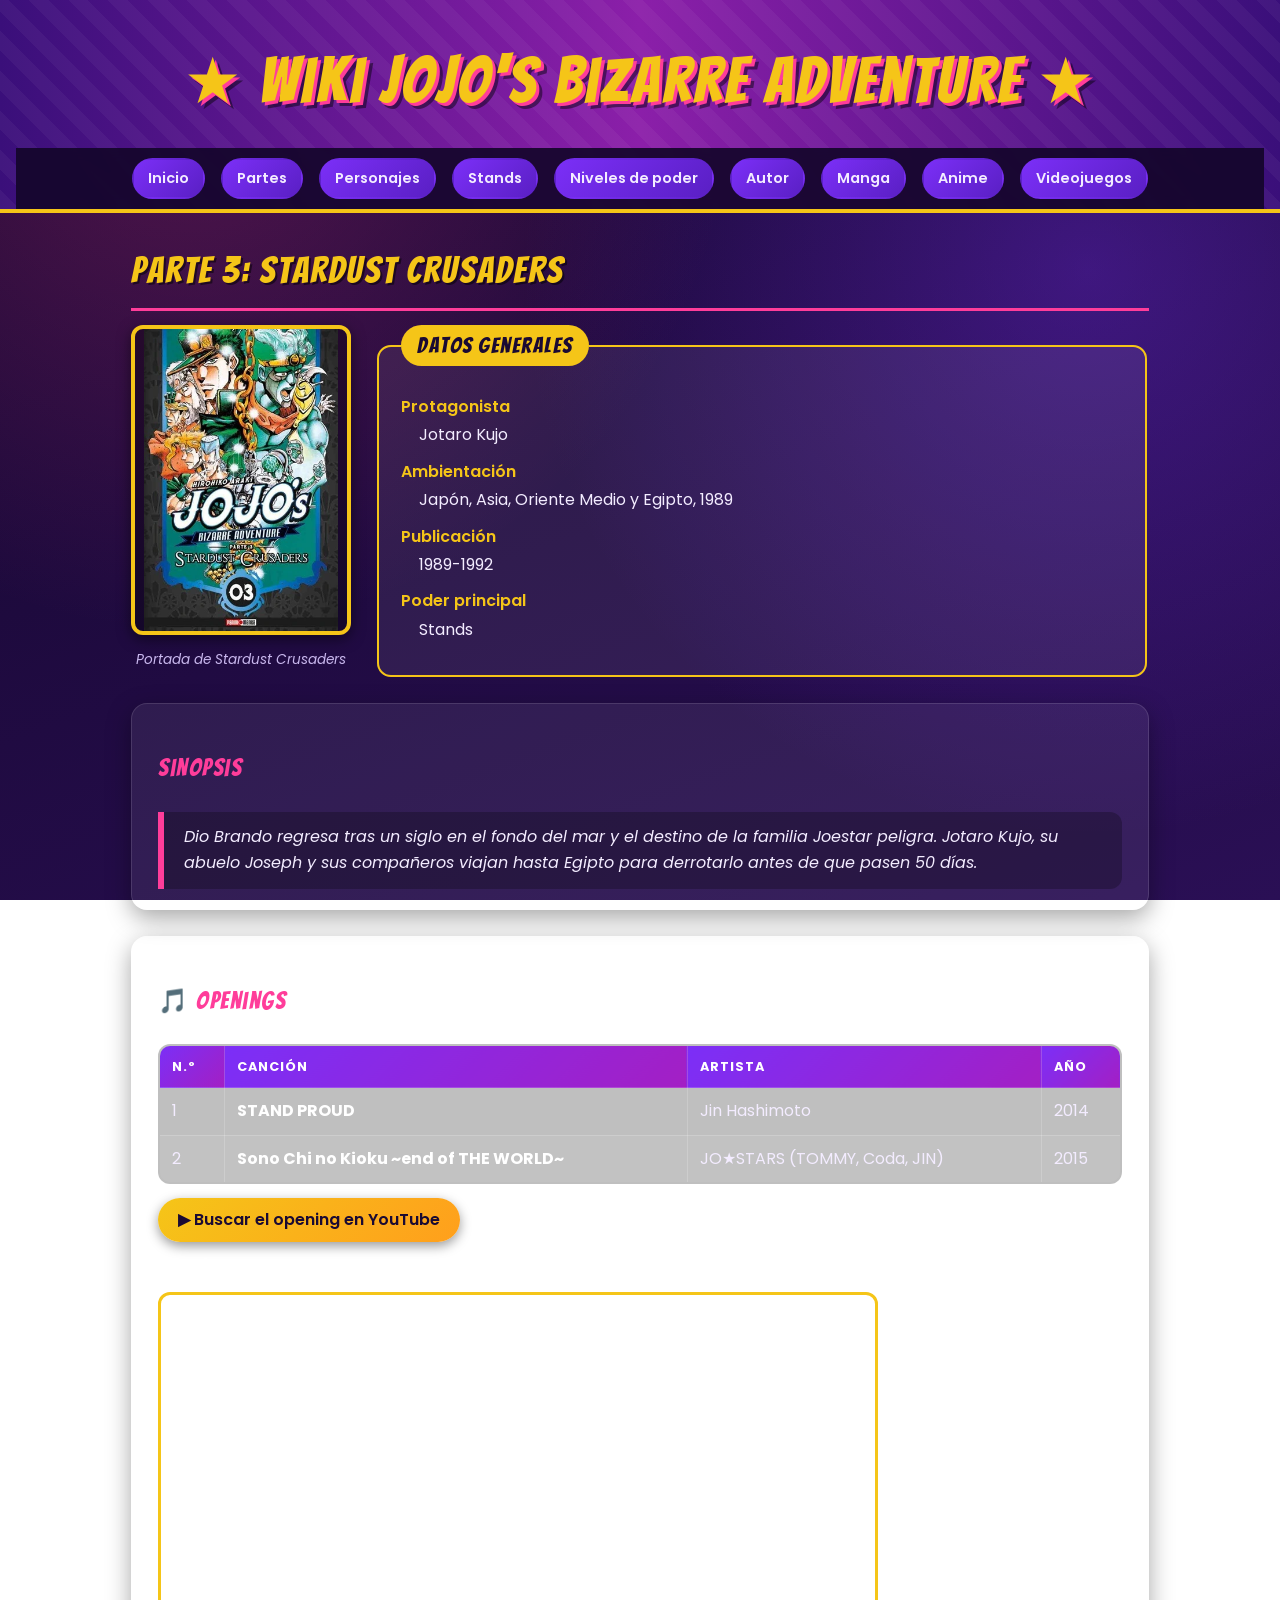
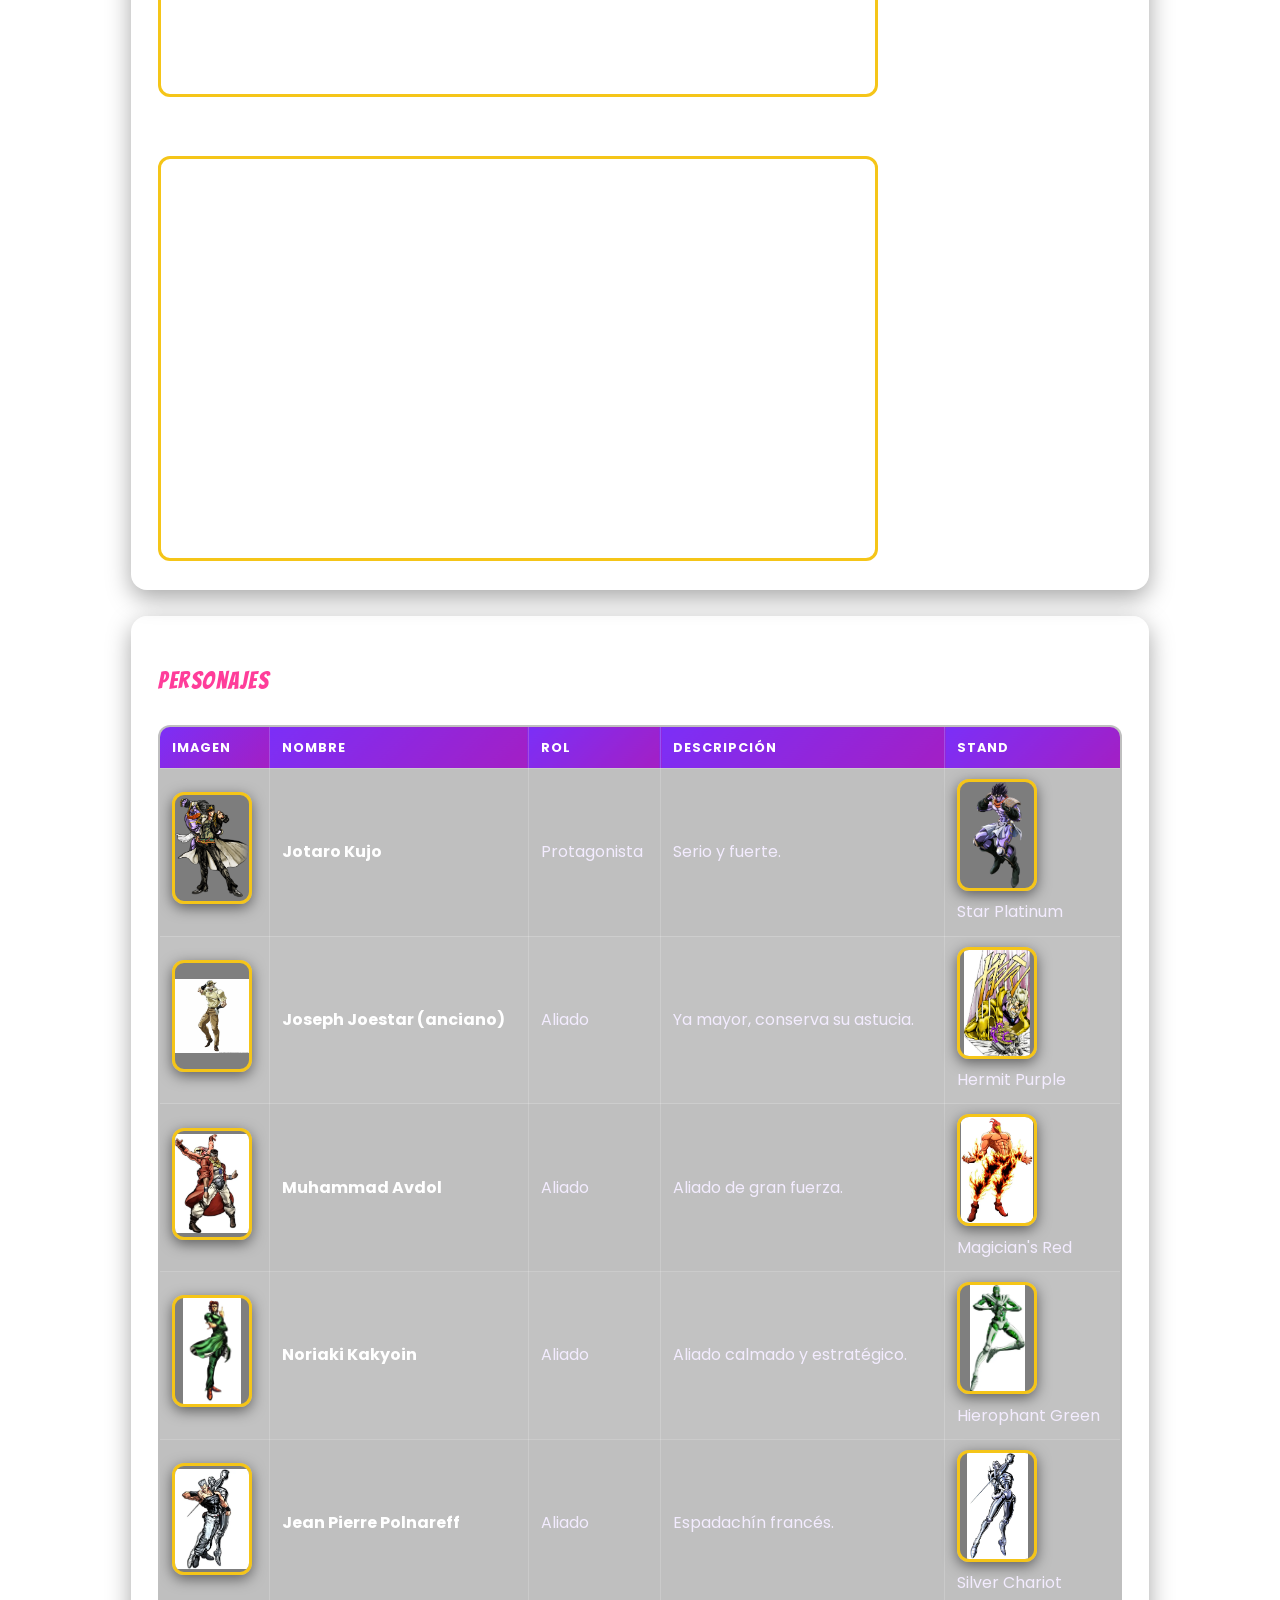
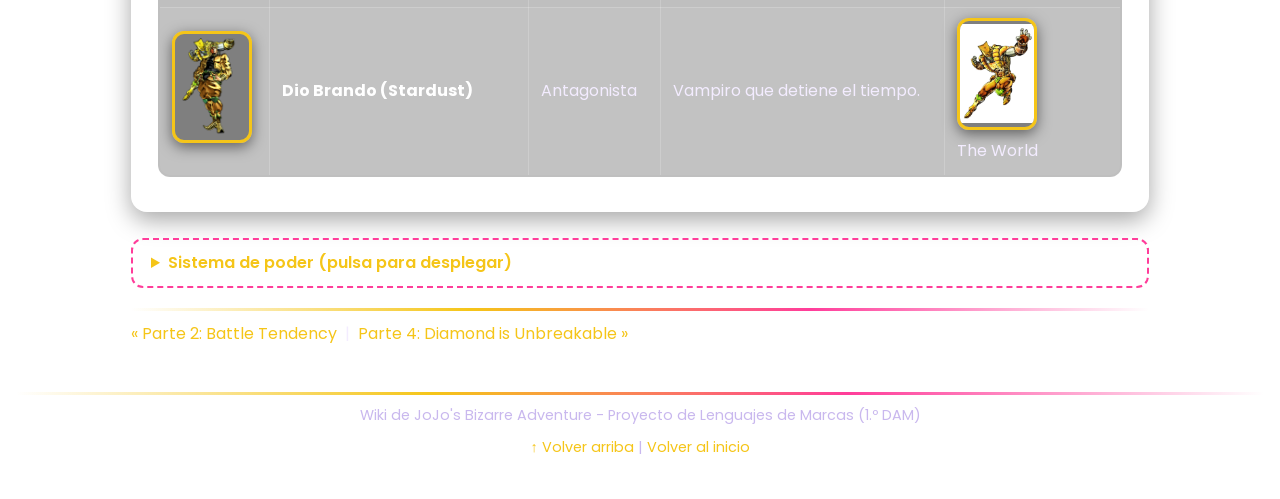
<file: parte3.html>
<!DOCTYPE html>
<html lang="es">
<head>
<meta charset="UTF-8">
<meta name="viewport" content="width=device-width, initial-scale=1.0">
<title>Parte 3: Stardust Crusaders - Wiki JoJo</title>
<link rel="stylesheet" href="estilos.css">
</head>
<body id="top">
<header>
<h1>&#9733; Wiki JoJo's Bizarre Adventure &#9733;</h1>
<nav>
<a href="index.html#inicio">Inicio</a> |
<a href="index.html#partes">Partes</a> |
<a href="personajes.html">Personajes</a> |
<a href="stands.html">Stands</a> |
<a href="niveles.html">Niveles de poder</a> |
<a href="index.html#autor">Autor</a> |
<a href="index.html#manga">Manga</a> |
<a href="index.html#anime">Anime</a> |
<a href="index.html#videojuegos">Videojuegos</a>
</nav>
<hr>
</header>
<main>
<h2>Parte 3: Stardust Crusaders</h2>
<figure class="portada">
<img src="imagenes/parte3.webp" alt="Portada de la Parte 3: Stardust Crusaders" width="200" height="280">
<figcaption>Portada de Stardust Crusaders</figcaption>
</figure>
<fieldset class="datos">
<legend>Datos generales</legend>
<dl>
<dt>Protagonista</dt><dd>Jotaro Kujo</dd>
<dt>Ambientación</dt><dd>Japón, Asia, Oriente Medio y Egipto, 1989</dd>
<dt>Publicación</dt><dd>1989-1992</dd>
<dt>Poder principal</dt><dd>Stands</dd>
</dl>
</fieldset>
<section>
<h3>Sinopsis</h3>
<blockquote>Dio Brando regresa tras un siglo en el fondo del mar y el destino de la familia Joestar peligra. Jotaro Kujo, su abuelo Joseph y sus compañeros viajan hasta Egipto para derrotarlo antes de que pasen 50 días.</blockquote>
</section>
<section class="opening">
<h3>&#127925; Openings</h3>
<table border="1" cellpadding="6" cellspacing="0">
<thead><tr><th>N.º</th><th>Canción</th><th>Artista</th><th>Año</th></tr></thead>
<tbody>
<tr><td>1</td><td><b>STAND PROUD</b></td><td>Jin Hashimoto</td><td>2014</td></tr>
<tr><td>2</td><td><b>Sono Chi no Kioku ~end of THE WORLD~</b></td><td>JO&#9733;STARS (TOMMY, Coda, JIN)</td><td>2015</td></tr>
</tbody>
</table>
<p><a class="boton" href="https://www.youtube.com/results?search_query=JoJo+Part+3+Stardust+Crusaders+opening+STAND+PROUD" target="_blank">&#9654; Buscar el opening en YouTube</a></p>
<p><b>Opening 1: STAND PROUD</b></p>
<div class="video">
<iframe src="https://www.youtube.com/embed/it4koqzOwb0" title="Opening 1: STAND PROUD" allowfullscreen></iframe>
</div>
<p><b>Opening 2: Sono Chi no Kioku ~end of THE WORLD~</b></p>
<div class="video">
<iframe src="https://www.youtube.com/embed/9xF5GfqJrhE" title="Opening 2: Sono Chi no Kioku ~end of THE WORLD~" allowfullscreen></iframe>
</div>
</section>
<section>
<h3>Personajes</h3>
<table border="1" cellpadding="6" cellspacing="0" class="personajes">
<thead><tr><th>Imagen</th><th>Nombre</th><th>Rol</th><th>Descripción</th><th>Stand</th></tr></thead>
<tbody>
<tr><td><img src="imagenes/personajes/jotaro_kujo.png" alt="Jotaro Kujo" width="100" height="140"></td><td><b>Jotaro Kujo</b></td><td>Protagonista</td><td>Serio y fuerte.</td><td><img src="imagenes/stands/star_platinum.png" alt="Stand Star Platinum" width="70" height="100"><br>Star Platinum</td></tr>
<tr><td><img src="imagenes/personajes/joseph_joestar_anciano.png" alt="Joseph Joestar (anciano)" width="100" height="140"></td><td><b>Joseph Joestar (anciano)</b></td><td>Aliado</td><td>Ya mayor, conserva su astucia.</td><td><img src="imagenes/stands/hermit_purple.png" alt="Stand Hermit Purple" width="70" height="100"><br>Hermit Purple</td></tr>
<tr><td><img src="imagenes/personajes/muhammad_avdol.png" alt="Muhammad Avdol" width="100" height="140"></td><td><b>Muhammad Avdol</b></td><td>Aliado</td><td>Aliado de gran fuerza.</td><td><img src="imagenes/stands/magician_s_red.png" alt="Stand Magician's Red" width="70" height="100"><br>Magician's Red</td></tr>
<tr><td><img src="imagenes/personajes/noriaki_kakyoin.png" alt="Noriaki Kakyoin" width="100" height="140"></td><td><b>Noriaki Kakyoin</b></td><td>Aliado</td><td>Aliado calmado y estratégico.</td><td><img src="imagenes/stands/hierophant_green.png" alt="Stand Hierophant Green" width="70" height="100"><br>Hierophant Green</td></tr>
<tr><td><img src="imagenes/personajes/jean_pierre_polnareff.png" alt="Jean Pierre Polnareff" width="100" height="140"></td><td><b>Jean Pierre Polnareff</b></td><td>Aliado</td><td>Espadachín francés.</td><td><img src="imagenes/stands/silver_chariot.png" alt="Stand Silver Chariot" width="70" height="100"><br>Silver Chariot</td></tr>
<tr><td><img src="imagenes/personajes/dio_brando_stardust.png" alt="Dio Brando (Stardust)" width="100" height="140"></td><td><b>Dio Brando (Stardust)</b></td><td>Antagonista</td><td>Vampiro que detiene el tiempo.</td><td><img src="imagenes/stands/the_world.png" alt="Stand The World" width="70" height="100"><br>The World</td></tr>
</tbody>
</table>
</section>
<details>
<summary>Sistema de poder (pulsa para desplegar)</summary>
<p>Aquí aparecen por primera vez los Stands, manifestaciones de la energía vital con habilidades únicas. Mira todos en la <a href="stands.html">página de Stands</a> y sus estadísticas en <a href="niveles.html">Niveles de poder</a>.</p>
</details>
<hr>
<p><a href="parte2.html">&laquo; Parte 2: Battle Tendency</a> &nbsp;|&nbsp; <a href="parte4.html">Parte 4: Diamond is Unbreakable &raquo;</a></p>
</main>
<footer>
<hr>
<p>Wiki de JoJo's Bizarre Adventure - Proyecto de Lenguajes de Marcas (1.º DAM)</p>
<p><a href="#top">&uarr; Volver arriba</a> | <a href="index.html">Volver al inicio</a></p>
</footer>
</body>
</html>
</file>
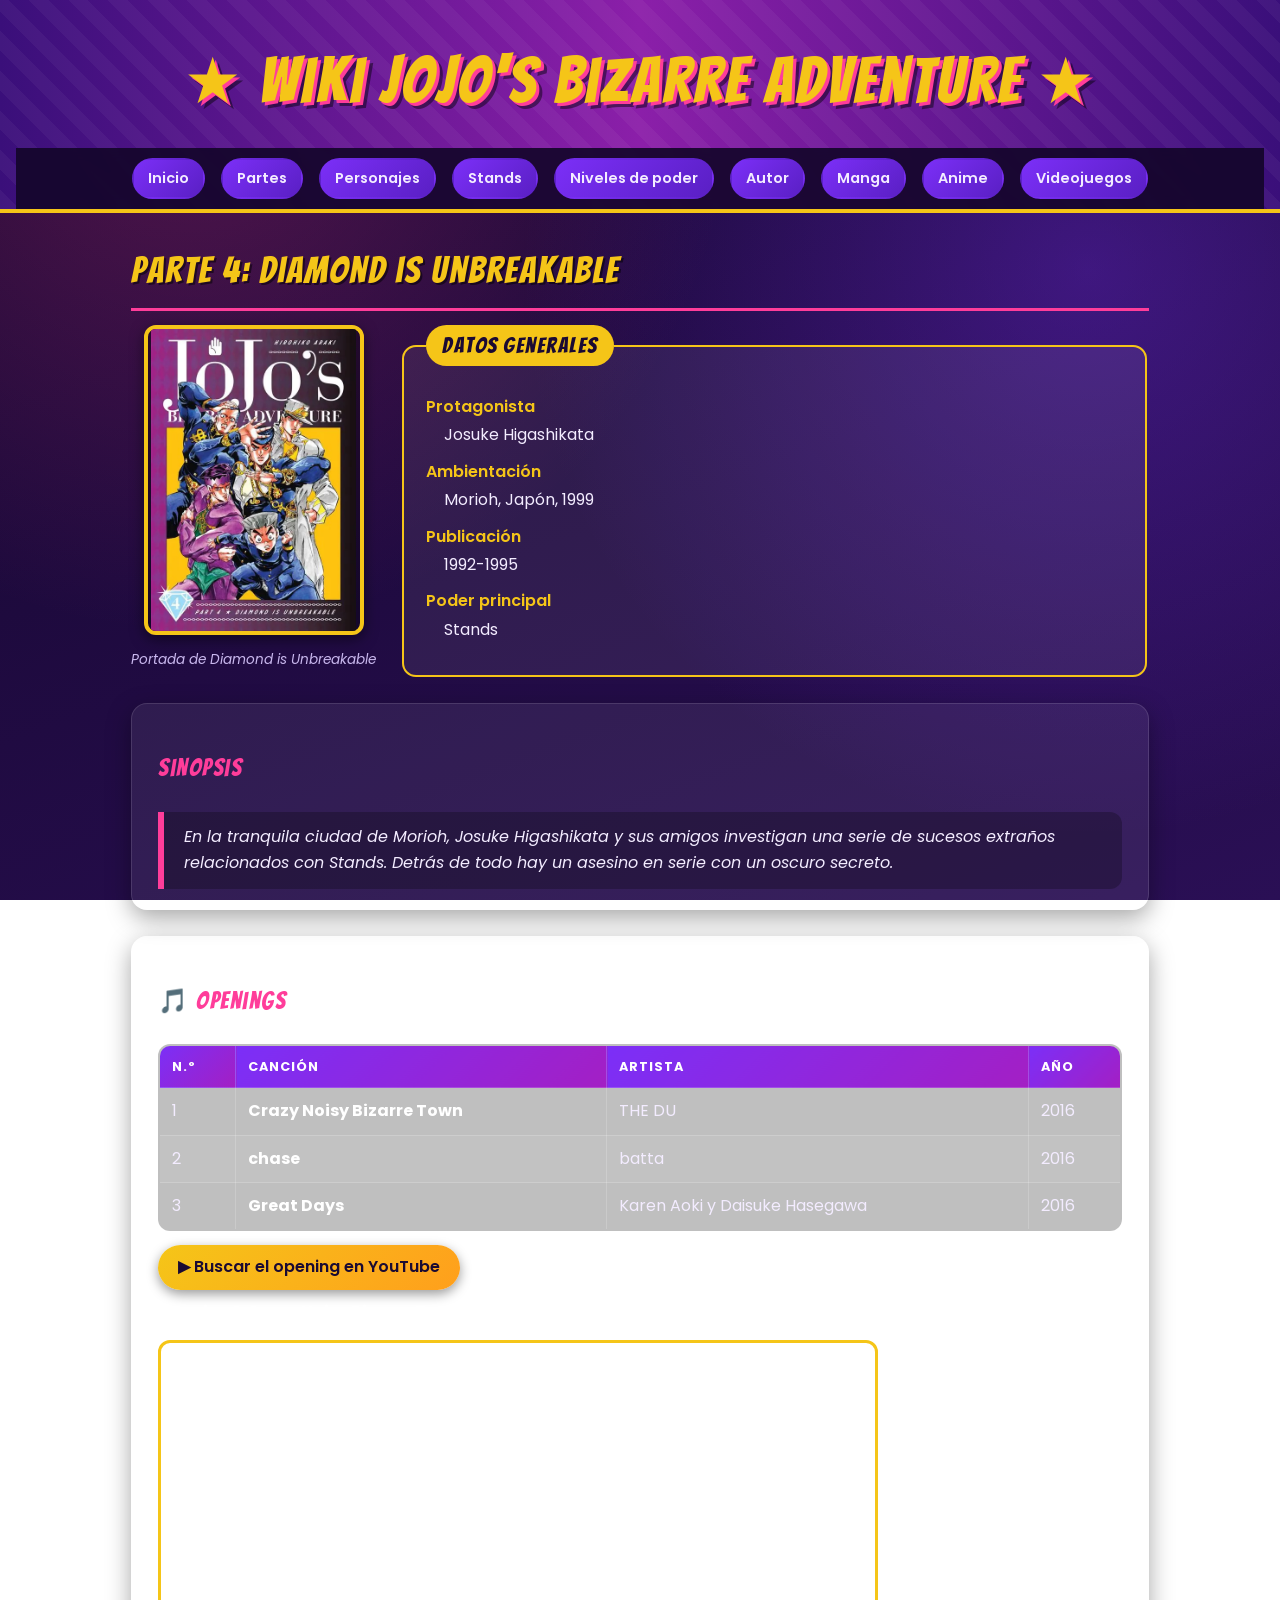
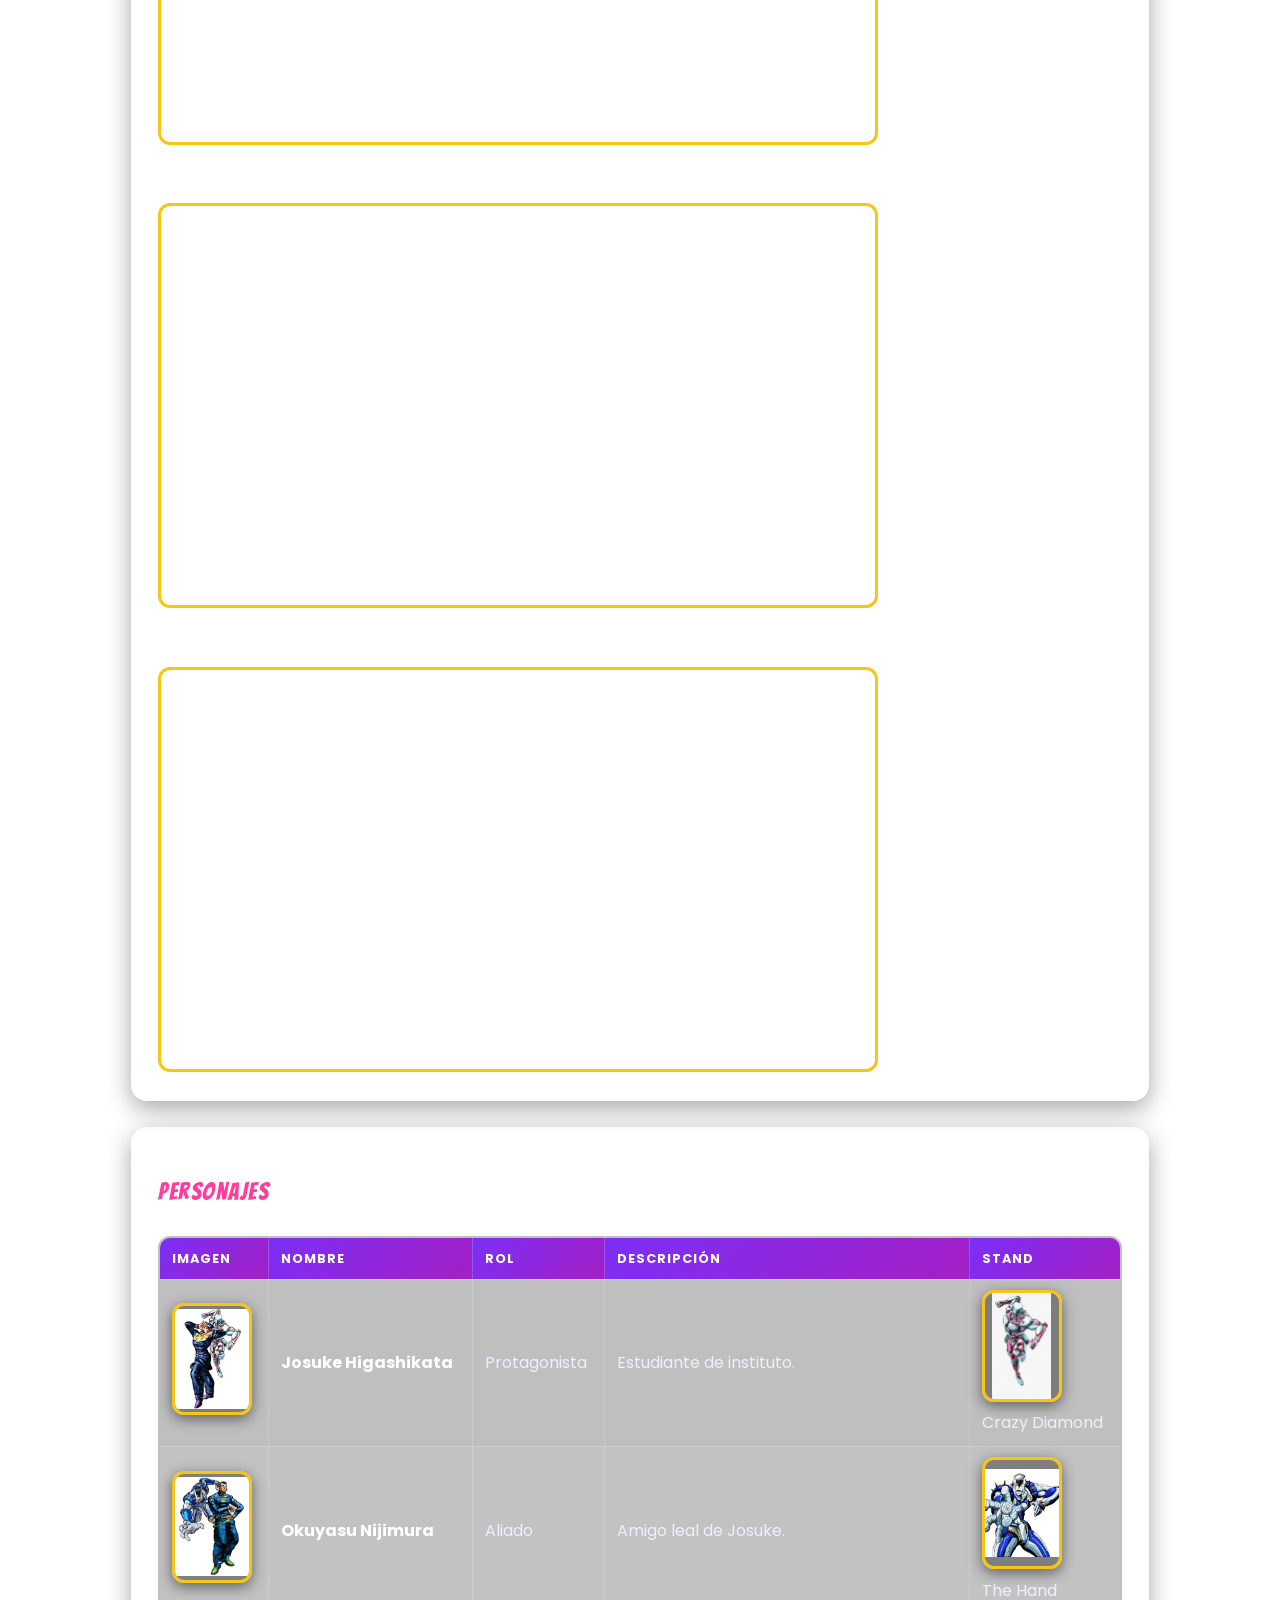
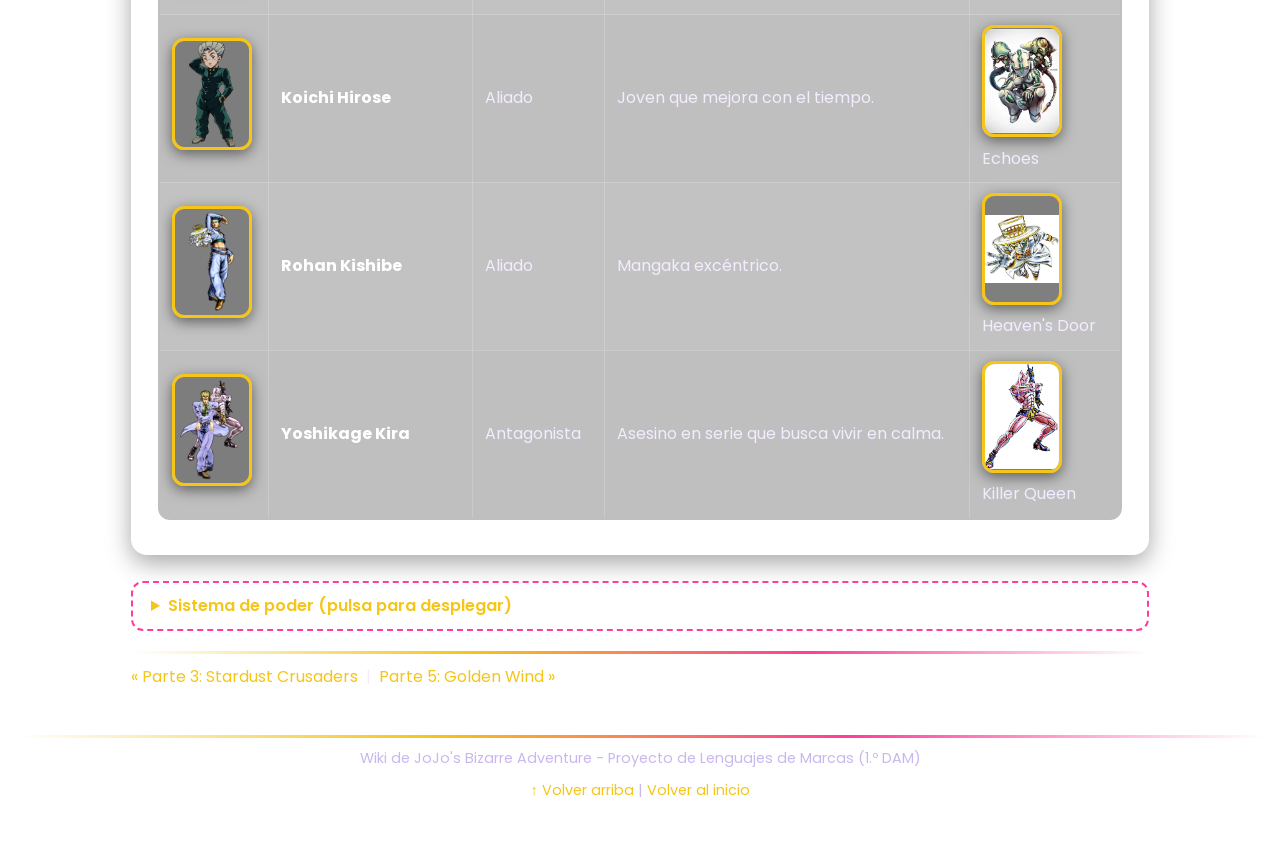
<file: parte4.html>
<!DOCTYPE html>
<html lang="es">
<head>
<meta charset="UTF-8">
<meta name="viewport" content="width=device-width, initial-scale=1.0">
<title>Parte 4: Diamond is Unbreakable - Wiki JoJo</title>
<link rel="stylesheet" href="estilos.css">
</head>
<body id="top">
<header>
<h1>&#9733; Wiki JoJo's Bizarre Adventure &#9733;</h1>
<nav>
<a href="index.html#inicio">Inicio</a> |
<a href="index.html#partes">Partes</a> |
<a href="personajes.html">Personajes</a> |
<a href="stands.html">Stands</a> |
<a href="niveles.html">Niveles de poder</a> |
<a href="index.html#autor">Autor</a> |
<a href="index.html#manga">Manga</a> |
<a href="index.html#anime">Anime</a> |
<a href="index.html#videojuegos">Videojuegos</a>
</nav>
<hr>
</header>
<main>
<h2>Parte 4: Diamond is Unbreakable</h2>
<figure class="portada">
<img src="imagenes/parte4.webp" alt="Portada de la Parte 4: Diamond is Unbreakable" width="200" height="280">
<figcaption>Portada de Diamond is Unbreakable</figcaption>
</figure>
<fieldset class="datos">
<legend>Datos generales</legend>
<dl>
<dt>Protagonista</dt><dd>Josuke Higashikata</dd>
<dt>Ambientación</dt><dd>Morioh, Japón, 1999</dd>
<dt>Publicación</dt><dd>1992-1995</dd>
<dt>Poder principal</dt><dd>Stands</dd>
</dl>
</fieldset>
<section>
<h3>Sinopsis</h3>
<blockquote>En la tranquila ciudad de Morioh, Josuke Higashikata y sus amigos investigan una serie de sucesos extraños relacionados con Stands. Detrás de todo hay un asesino en serie con un oscuro secreto.</blockquote>
</section>
<section class="opening">
<h3>&#127925; Openings</h3>
<table border="1" cellpadding="6" cellspacing="0">
<thead><tr><th>N.º</th><th>Canción</th><th>Artista</th><th>Año</th></tr></thead>
<tbody>
<tr><td>1</td><td><b>Crazy Noisy Bizarre Town</b></td><td>THE DU</td><td>2016</td></tr>
<tr><td>2</td><td><b>chase</b></td><td>batta</td><td>2016</td></tr>
<tr><td>3</td><td><b>Great Days</b></td><td>Karen Aoki y Daisuke Hasegawa</td><td>2016</td></tr>
</tbody>
</table>
<p><a class="boton" href="https://www.youtube.com/results?search_query=JoJo+Part+4+Diamond+is+Unbreakable+opening+Crazy+Noisy+Bizarre+Town" target="_blank">&#9654; Buscar el opening en YouTube</a></p>
<p><b>Opening 1: Crazy Noisy Bizarre Town</b></p>
<div class="video">
<iframe src="https://www.youtube.com/embed/0EX6L6jCaLw" title="Opening 1: Crazy Noisy Bizarre Town" allowfullscreen></iframe>
</div>
<p><b>Opening 2: chase</b></p>
<div class="video">
<iframe src="https://www.youtube.com/embed/HYNK0YRqZb4" title="Opening 2: chase" allowfullscreen></iframe>
</div>
<p><b>Opening 3: Great Days</b></p>
<div class="video">
<iframe src="https://www.youtube.com/embed/50LRREycrQw" title="Opening 3: Great Days" allowfullscreen></iframe>
</div>
</section>
<section>
<h3>Personajes</h3>
<table border="1" cellpadding="6" cellspacing="0" class="personajes">
<thead><tr><th>Imagen</th><th>Nombre</th><th>Rol</th><th>Descripción</th><th>Stand</th></tr></thead>
<tbody>
<tr><td><img src="imagenes/personajes/josuke_higashikata.png" alt="Josuke Higashikata" width="100" height="140"></td><td><b>Josuke Higashikata</b></td><td>Protagonista</td><td>Estudiante de instituto.</td><td><img src="imagenes/stands/crazy_diamond.png" alt="Stand Crazy Diamond" width="70" height="100"><br>Crazy Diamond</td></tr>
<tr><td><img src="imagenes/personajes/okuyasu_nijimura.png" alt="Okuyasu Nijimura" width="100" height="140"></td><td><b>Okuyasu Nijimura</b></td><td>Aliado</td><td>Amigo leal de Josuke.</td><td><img src="imagenes/stands/the_hand.png" alt="Stand The Hand" width="70" height="100"><br>The Hand</td></tr>
<tr><td><img src="imagenes/personajes/koichi_hirose.png" alt="Koichi Hirose" width="100" height="140"></td><td><b>Koichi Hirose</b></td><td>Aliado</td><td>Joven que mejora con el tiempo.</td><td><img src="imagenes/stands/echoes.png" alt="Stand Echoes" width="70" height="100"><br>Echoes</td></tr>
<tr><td><img src="imagenes/personajes/rohan_kishibe.png" alt="Rohan Kishibe" width="100" height="140"></td><td><b>Rohan Kishibe</b></td><td>Aliado</td><td>Mangaka excéntrico.</td><td><img src="imagenes/stands/heaven_s_door.png" alt="Stand Heaven's Door" width="70" height="100"><br>Heaven's Door</td></tr>
<tr><td><img src="imagenes/personajes/yoshikage_kira.png" alt="Yoshikage Kira" width="100" height="140"></td><td><b>Yoshikage Kira</b></td><td>Antagonista</td><td>Asesino en serie que busca vivir en calma.</td><td><img src="imagenes/stands/killer_queen.png" alt="Stand Killer Queen" width="70" height="100"><br>Killer Queen</td></tr>
</tbody>
</table>
</section>
<details>
<summary>Sistema de poder (pulsa para desplegar)</summary>
<p>Los Stands suelen tener habilidades más extrañas y cotidianas. La historia es más cercana al misterio y a la vida diaria que las partes anteriores.</p>
</details>
<hr>
<p><a href="parte3.html">&laquo; Parte 3: Stardust Crusaders</a> &nbsp;|&nbsp; <a href="parte5.html">Parte 5: Golden Wind &raquo;</a></p>
</main>
<footer>
<hr>
<p>Wiki de JoJo's Bizarre Adventure - Proyecto de Lenguajes de Marcas (1.º DAM)</p>
<p><a href="#top">&uarr; Volver arriba</a> | <a href="index.html">Volver al inicio</a></p>
</footer>
</body>
</html>
</file>
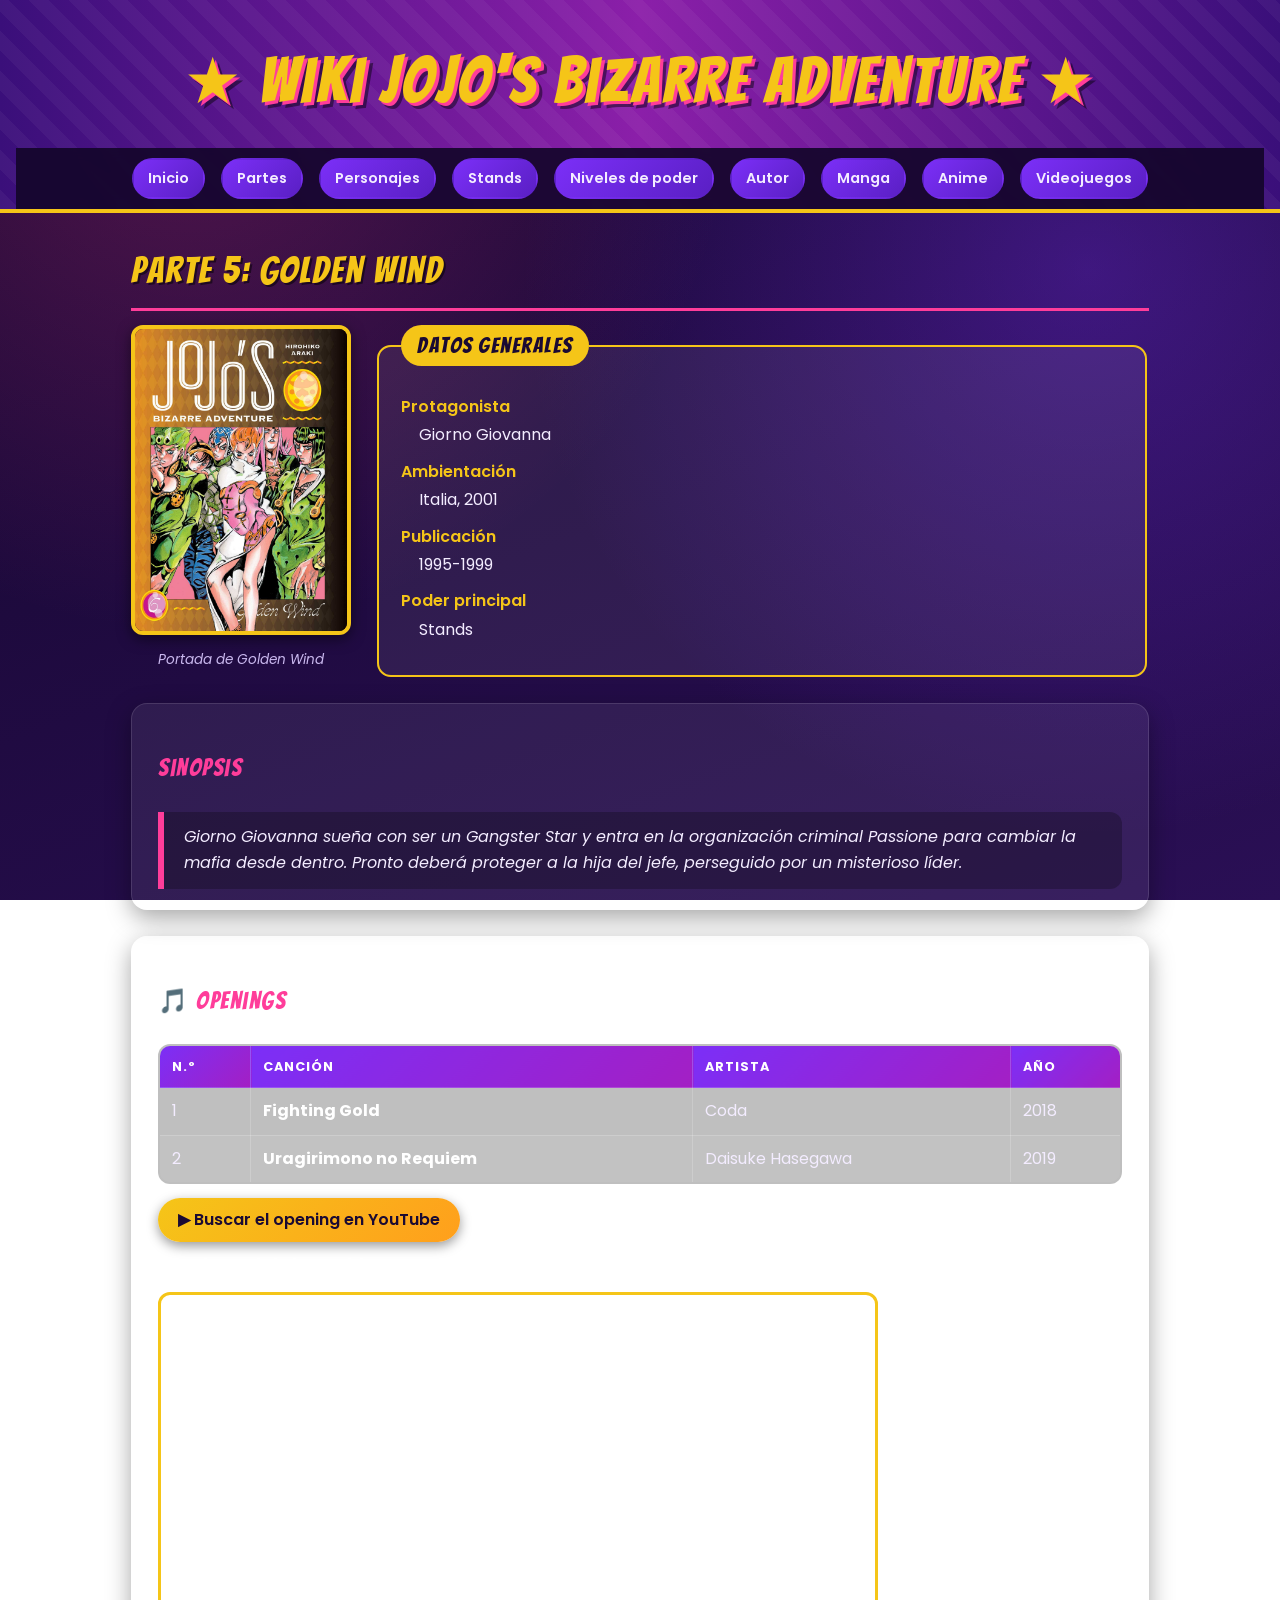
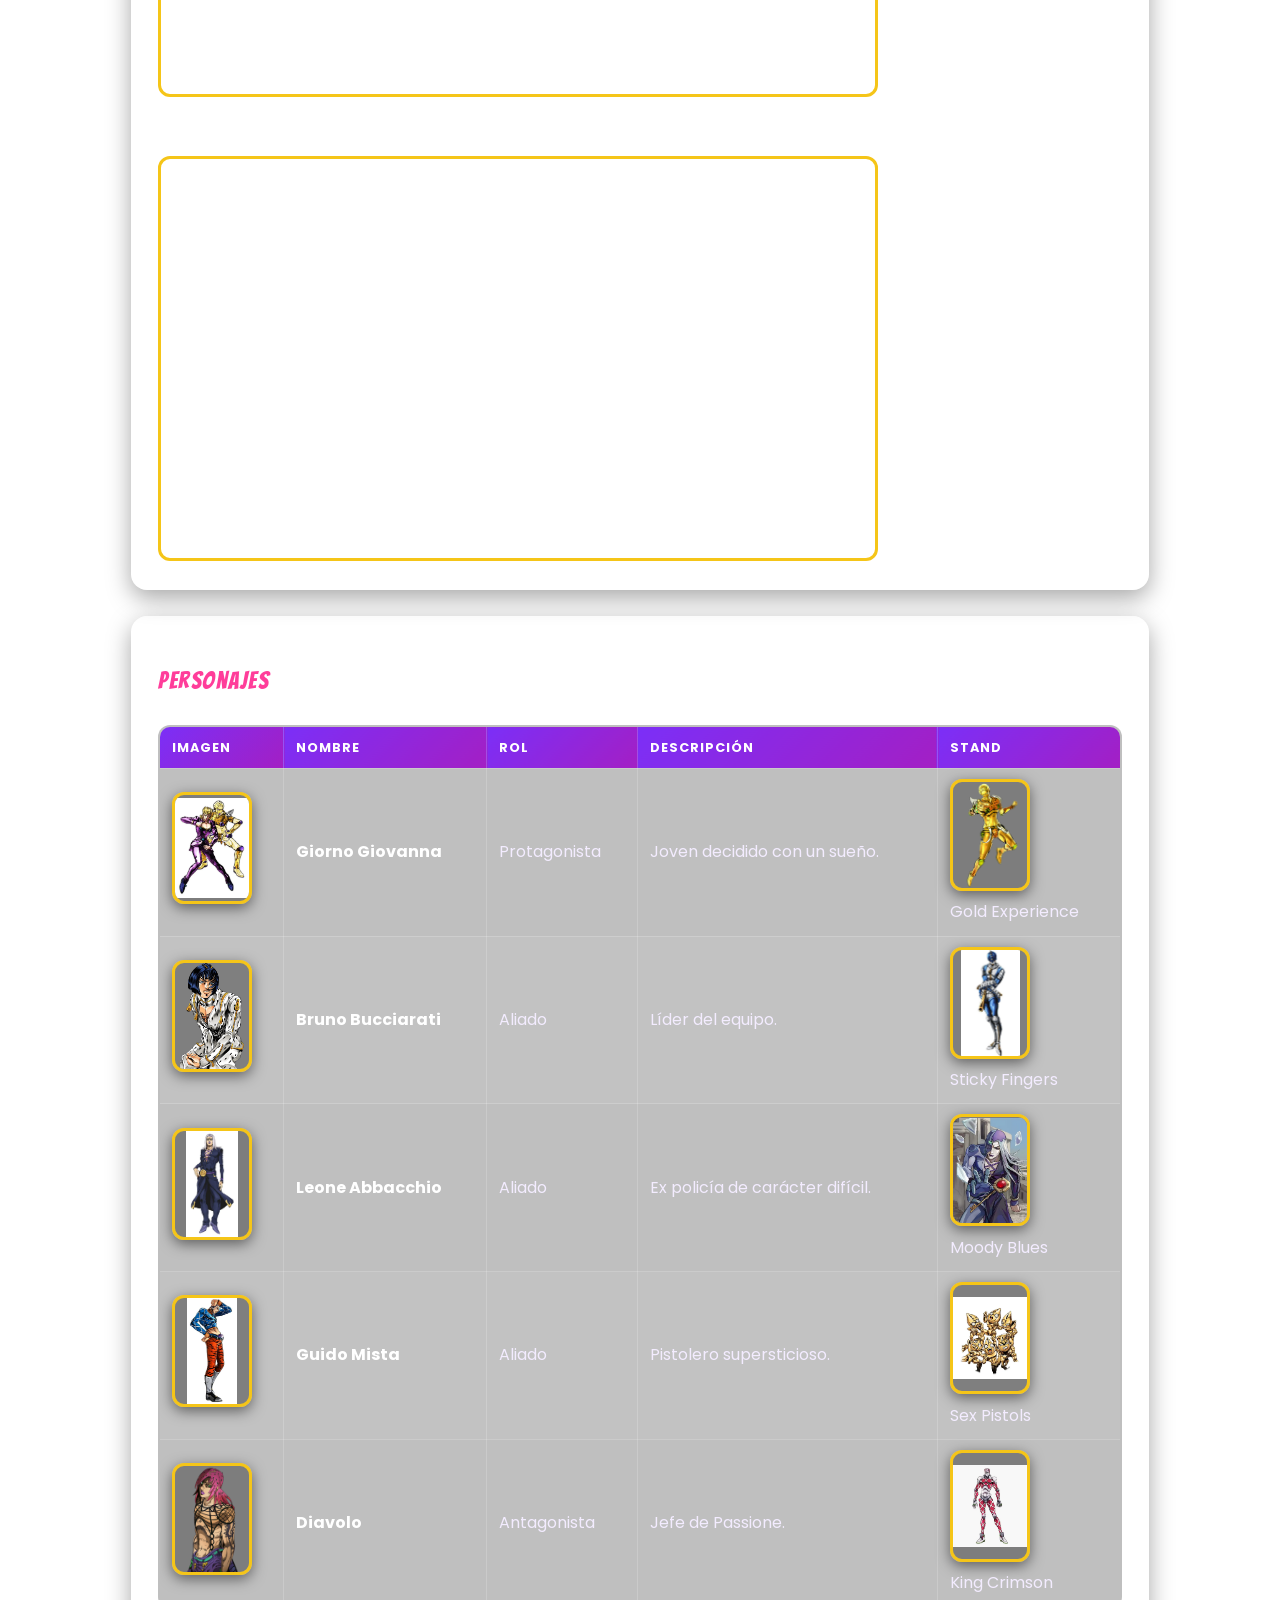
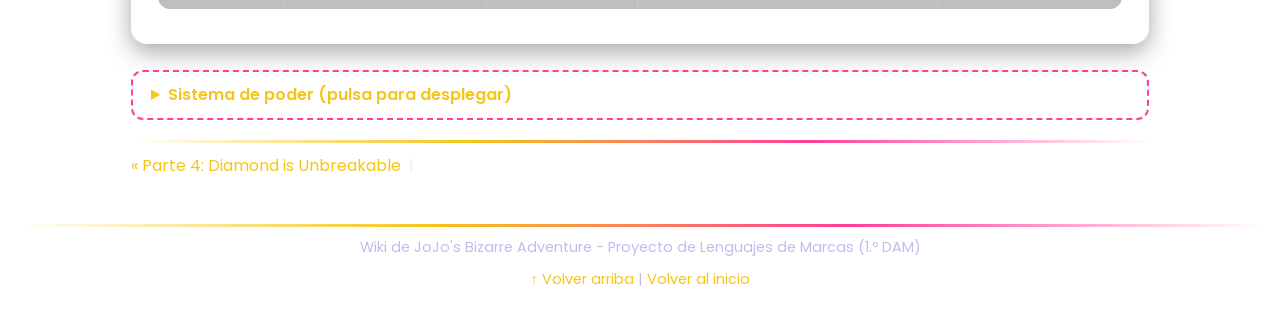
<file: parte5.html>
<!DOCTYPE html>
<html lang="es">
<head>
<meta charset="UTF-8">
<meta name="viewport" content="width=device-width, initial-scale=1.0">
<title>Parte 5: Golden Wind - Wiki JoJo</title>
<link rel="stylesheet" href="estilos.css">
</head>
<body id="top">
<header>
<h1>&#9733; Wiki JoJo's Bizarre Adventure &#9733;</h1>
<nav>
<a href="index.html#inicio">Inicio</a> |
<a href="index.html#partes">Partes</a> |
<a href="personajes.html">Personajes</a> |
<a href="stands.html">Stands</a> |
<a href="niveles.html">Niveles de poder</a> |
<a href="index.html#autor">Autor</a> |
<a href="index.html#manga">Manga</a> |
<a href="index.html#anime">Anime</a> |
<a href="index.html#videojuegos">Videojuegos</a>
</nav>
<hr>
</header>
<main>
<h2>Parte 5: Golden Wind</h2>
<figure class="portada">
<img src="imagenes/parte5.jpg" alt="Portada de la Parte 5: Golden Wind" width="200" height="280">
<figcaption>Portada de Golden Wind</figcaption>
</figure>
<fieldset class="datos">
<legend>Datos generales</legend>
<dl>
<dt>Protagonista</dt><dd>Giorno Giovanna</dd>
<dt>Ambientación</dt><dd>Italia, 2001</dd>
<dt>Publicación</dt><dd>1995-1999</dd>
<dt>Poder principal</dt><dd>Stands</dd>
</dl>
</fieldset>
<section>
<h3>Sinopsis</h3>
<blockquote>Giorno Giovanna sueña con ser un Gangster Star y entra en la organización criminal Passione para cambiar la mafia desde dentro. Pronto deberá proteger a la hija del jefe, perseguido por un misterioso líder.</blockquote>
</section>
<section class="opening">
<h3>&#127925; Openings</h3>
<table border="1" cellpadding="6" cellspacing="0">
<thead><tr><th>N.º</th><th>Canción</th><th>Artista</th><th>Año</th></tr></thead>
<tbody>
<tr><td>1</td><td><b>Fighting Gold</b></td><td>Coda</td><td>2018</td></tr>
<tr><td>2</td><td><b>Uragirimono no Requiem</b></td><td>Daisuke Hasegawa</td><td>2019</td></tr>
</tbody>
</table>
<p><a class="boton" href="https://www.youtube.com/results?search_query=JoJo+Part+5+Golden+Wind+opening+Fighting+Gold" target="_blank">&#9654; Buscar el opening en YouTube</a></p>
<p><b>Opening 1: Fighting Gold</b></p>
<div class="video">
<iframe src="https://www.youtube.com/embed/SLJ2OqzuYmA" title="Opening 1: Fighting Gold" allowfullscreen></iframe>
</div>
<p><b>Opening 2: Uragirimono no Requiem</b></p>
<div class="video">
<iframe src="https://www.youtube.com/embed/JabvfK8fSpk" title="Opening 2: Uragirimono no Requiem" allowfullscreen></iframe>
</div>
</section>
<section>
<h3>Personajes</h3>
<table border="1" cellpadding="6" cellspacing="0" class="personajes">
<thead><tr><th>Imagen</th><th>Nombre</th><th>Rol</th><th>Descripción</th><th>Stand</th></tr></thead>
<tbody>
<tr><td><img src="imagenes/personajes/giorno_giovanna.png" alt="Giorno Giovanna" width="100" height="140"></td><td><b>Giorno Giovanna</b></td><td>Protagonista</td><td>Joven decidido con un sueño.</td><td><img src="imagenes/stands/gold_experience.png" alt="Stand Gold Experience" width="70" height="100"><br>Gold Experience</td></tr>
<tr><td><img src="imagenes/personajes/bruno_bucciarati.png" alt="Bruno Bucciarati" width="100" height="140"></td><td><b>Bruno Bucciarati</b></td><td>Aliado</td><td>Líder del equipo.</td><td><img src="imagenes/stands/sticky_fingers.png" alt="Stand Sticky Fingers" width="70" height="100"><br>Sticky Fingers</td></tr>
<tr><td><img src="imagenes/personajes/leone_abbacchio.png" alt="Leone Abbacchio" width="100" height="140"></td><td><b>Leone Abbacchio</b></td><td>Aliado</td><td>Ex policía de carácter difícil.</td><td><img src="imagenes/stands/moody_blues.png" alt="Stand Moody Blues" width="70" height="100"><br>Moody Blues</td></tr>
<tr><td><img src="imagenes/personajes/guido_mista.png" alt="Guido Mista" width="100" height="140"></td><td><b>Guido Mista</b></td><td>Aliado</td><td>Pistolero supersticioso.</td><td><img src="imagenes/stands/sex_pistols.png" alt="Stand Sex Pistols" width="70" height="100"><br>Sex Pistols</td></tr>
<tr><td><img src="imagenes/personajes/diavolo.png" alt="Diavolo" width="100" height="140"></td><td><b>Diavolo</b></td><td>Antagonista</td><td>Jefe de Passione.</td><td><img src="imagenes/stands/king_crimson.png" alt="Stand King Crimson" width="70" height="100"><br>King Crimson</td></tr>
</tbody>
</table>
</section>
<details>
<summary>Sistema de poder (pulsa para desplegar)</summary>
<p>La acción es más intensa y táctica, con Stands de lo más variado y combates donde la estrategia es clave.</p>
</details>
<hr>
<p><a href="parte4.html">&laquo; Parte 4: Diamond is Unbreakable</a> &nbsp;|&nbsp; </p>
</main>
<footer>
<hr>
<p>Wiki de JoJo's Bizarre Adventure - Proyecto de Lenguajes de Marcas (1.º DAM)</p>
<p><a href="#top">&uarr; Volver arriba</a> | <a href="index.html">Volver al inicio</a></p>
</footer>
</body>
</html>
</file>
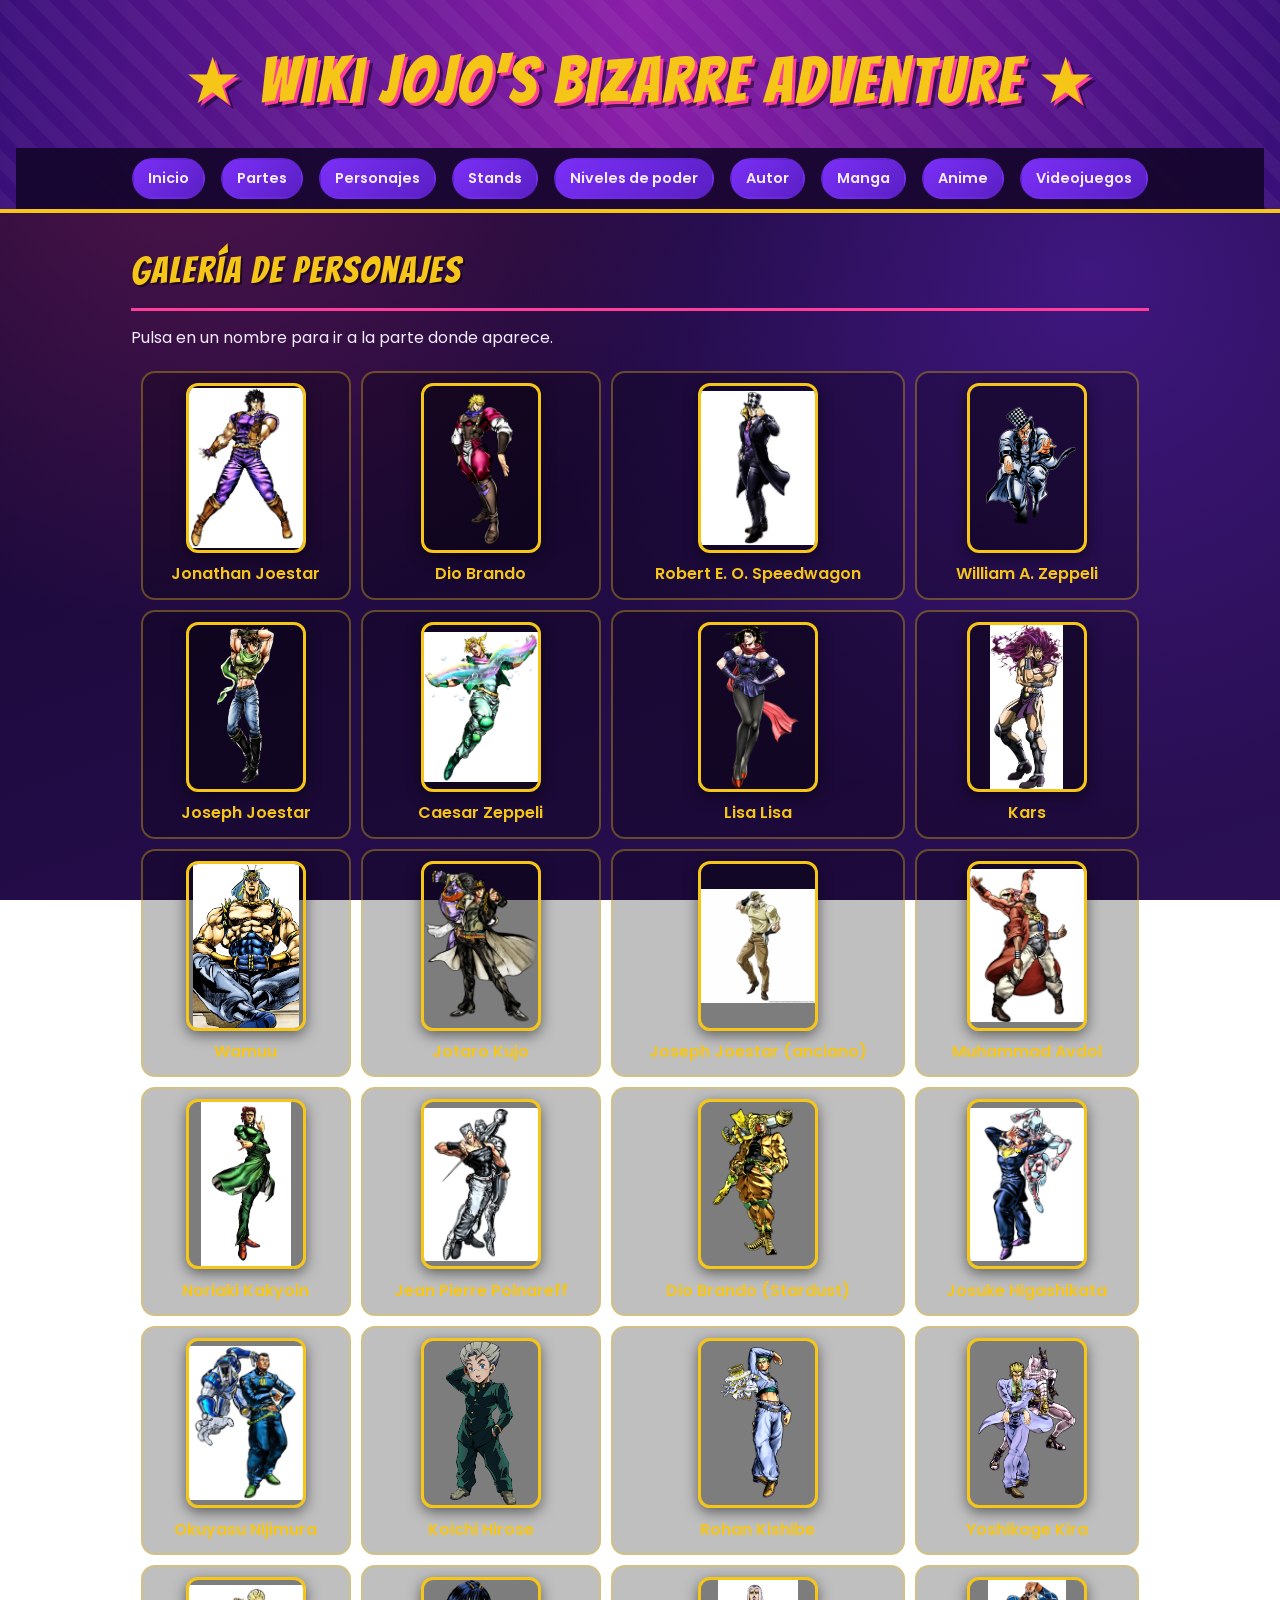
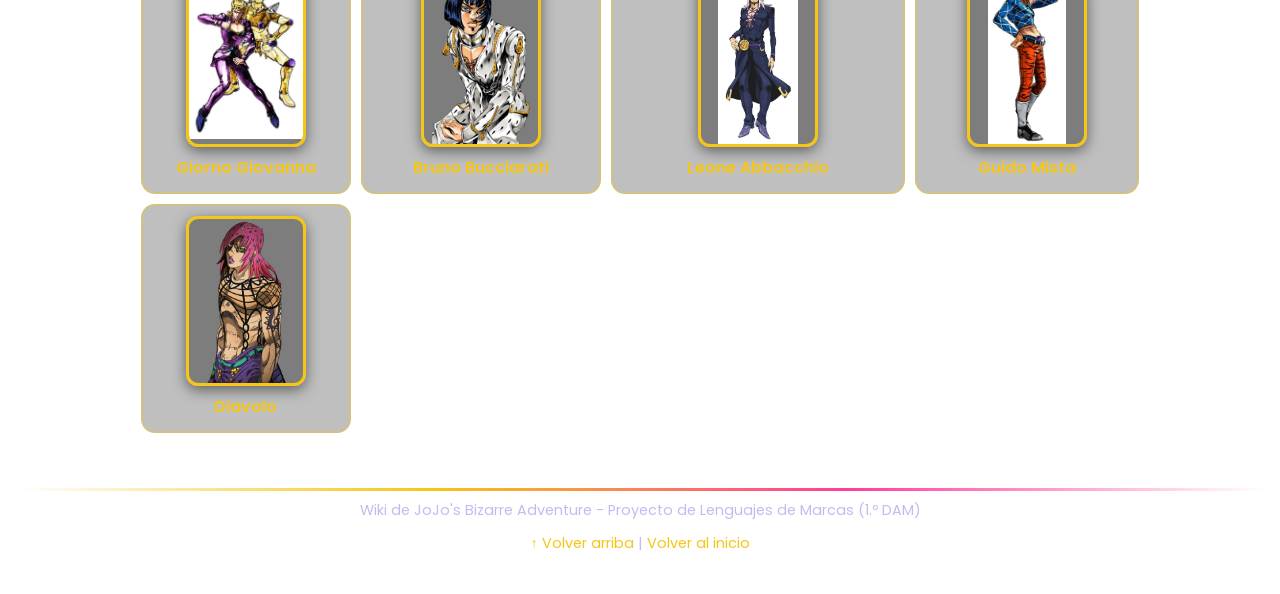
<file: personajes.html>
<!DOCTYPE html>
<html lang="es">
<head>
<meta charset="UTF-8">
<meta name="viewport" content="width=device-width, initial-scale=1.0">
<title>Personajes - Wiki JoJo</title>
<link rel="stylesheet" href="estilos.css">
</head>
<body id="top">
<header>
<h1>&#9733; Wiki JoJo's Bizarre Adventure &#9733;</h1>
<nav>
<a href="index.html#inicio">Inicio</a> |
<a href="index.html#partes">Partes</a> |
<a href="personajes.html">Personajes</a> |
<a href="stands.html">Stands</a> |
<a href="niveles.html">Niveles de poder</a> |
<a href="index.html#autor">Autor</a> |
<a href="index.html#manga">Manga</a> |
<a href="index.html#anime">Anime</a> |
<a href="index.html#videojuegos">Videojuegos</a>
</nav>
<hr>
</header>
<main>
<h2>Galería de personajes</h2>
<p>Pulsa en un nombre para ir a la parte donde aparece.</p>
<table cellpadding="10" class="galeria">
<tr>
<td><img src="imagenes/personajes/jonathan_joestar.webp" alt="Jonathan Joestar" width="100" height="140"><br><a href="parte1.html">Jonathan Joestar</a></td>
<td><img src="imagenes/personajes/dio_brando.png" alt="Dio Brando" width="100" height="140"><br><a href="parte1.html">Dio Brando</a></td>
<td><img src="imagenes/personajes/robert_e_o_speedwagon.png" alt="Robert E. O. Speedwagon" width="100" height="140"><br><a href="parte1.html">Robert E. O. Speedwagon</a></td>
<td><img src="imagenes/personajes/william_a_zeppeli.png" alt="William A. Zeppeli" width="100" height="140"><br><a href="parte1.html">William A. Zeppeli</a></td>
</tr>
<tr>
<td><img src="imagenes/personajes/joseph_joestar.png" alt="Joseph Joestar" width="100" height="140"><br><a href="parte2.html">Joseph Joestar</a></td>
<td><img src="imagenes/personajes/caesar_zeppeli.png" alt="Caesar Zeppeli" width="100" height="140"><br><a href="parte2.html">Caesar Zeppeli</a></td>
<td><img src="imagenes/personajes/lisa_lisa.png" alt="Lisa Lisa" width="100" height="140"><br><a href="parte2.html">Lisa Lisa</a></td>
<td><img src="imagenes/personajes/kars.png" alt="Kars" width="100" height="140"><br><a href="parte2.html">Kars</a></td>
</tr>
<tr>
<td><img src="imagenes/personajes/wamuu.png" alt="Wamuu" width="100" height="140"><br><a href="parte2.html">Wamuu</a></td>
<td><img src="imagenes/personajes/jotaro_kujo.png" alt="Jotaro Kujo" width="100" height="140"><br><a href="parte3.html">Jotaro Kujo</a></td>
<td><img src="imagenes/personajes/joseph_joestar_anciano.png" alt="Joseph Joestar (anciano)" width="100" height="140"><br><a href="parte3.html">Joseph Joestar (anciano)</a></td>
<td><img src="imagenes/personajes/muhammad_avdol.png" alt="Muhammad Avdol" width="100" height="140"><br><a href="parte3.html">Muhammad Avdol</a></td>
</tr>
<tr>
<td><img src="imagenes/personajes/noriaki_kakyoin.png" alt="Noriaki Kakyoin" width="100" height="140"><br><a href="parte3.html">Noriaki Kakyoin</a></td>
<td><img src="imagenes/personajes/jean_pierre_polnareff.png" alt="Jean Pierre Polnareff" width="100" height="140"><br><a href="parte3.html">Jean Pierre Polnareff</a></td>
<td><img src="imagenes/personajes/dio_brando_stardust.png" alt="Dio Brando (Stardust)" width="100" height="140"><br><a href="parte3.html">Dio Brando (Stardust)</a></td>
<td><img src="imagenes/personajes/josuke_higashikata.png" alt="Josuke Higashikata" width="100" height="140"><br><a href="parte4.html">Josuke Higashikata</a></td>
</tr>
<tr>
<td><img src="imagenes/personajes/okuyasu_nijimura.png" alt="Okuyasu Nijimura" width="100" height="140"><br><a href="parte4.html">Okuyasu Nijimura</a></td>
<td><img src="imagenes/personajes/koichi_hirose.png" alt="Koichi Hirose" width="100" height="140"><br><a href="parte4.html">Koichi Hirose</a></td>
<td><img src="imagenes/personajes/rohan_kishibe.png" alt="Rohan Kishibe" width="100" height="140"><br><a href="parte4.html">Rohan Kishibe</a></td>
<td><img src="imagenes/personajes/yoshikage_kira.png" alt="Yoshikage Kira" width="100" height="140"><br><a href="parte4.html">Yoshikage Kira</a></td>
</tr>
<tr>
<td><img src="imagenes/personajes/giorno_giovanna.png" alt="Giorno Giovanna" width="100" height="140"><br><a href="parte5.html">Giorno Giovanna</a></td>
<td><img src="imagenes/personajes/bruno_bucciarati.png" alt="Bruno Bucciarati" width="100" height="140"><br><a href="parte5.html">Bruno Bucciarati</a></td>
<td><img src="imagenes/personajes/leone_abbacchio.png" alt="Leone Abbacchio" width="100" height="140"><br><a href="parte5.html">Leone Abbacchio</a></td>
<td><img src="imagenes/personajes/guido_mista.png" alt="Guido Mista" width="100" height="140"><br><a href="parte5.html">Guido Mista</a></td>
</tr>
<tr>
<td><img src="imagenes/personajes/diavolo.png" alt="Diavolo" width="100" height="140"><br><a href="parte5.html">Diavolo</a></td>
</tr>
</table>
</main>
<footer>
<hr>
<p>Wiki de JoJo's Bizarre Adventure - Proyecto de Lenguajes de Marcas (1.º DAM)</p>
<p><a href="#top">&uarr; Volver arriba</a> | <a href="index.html">Volver al inicio</a></p>
</footer>
</body>
</html>
</file>
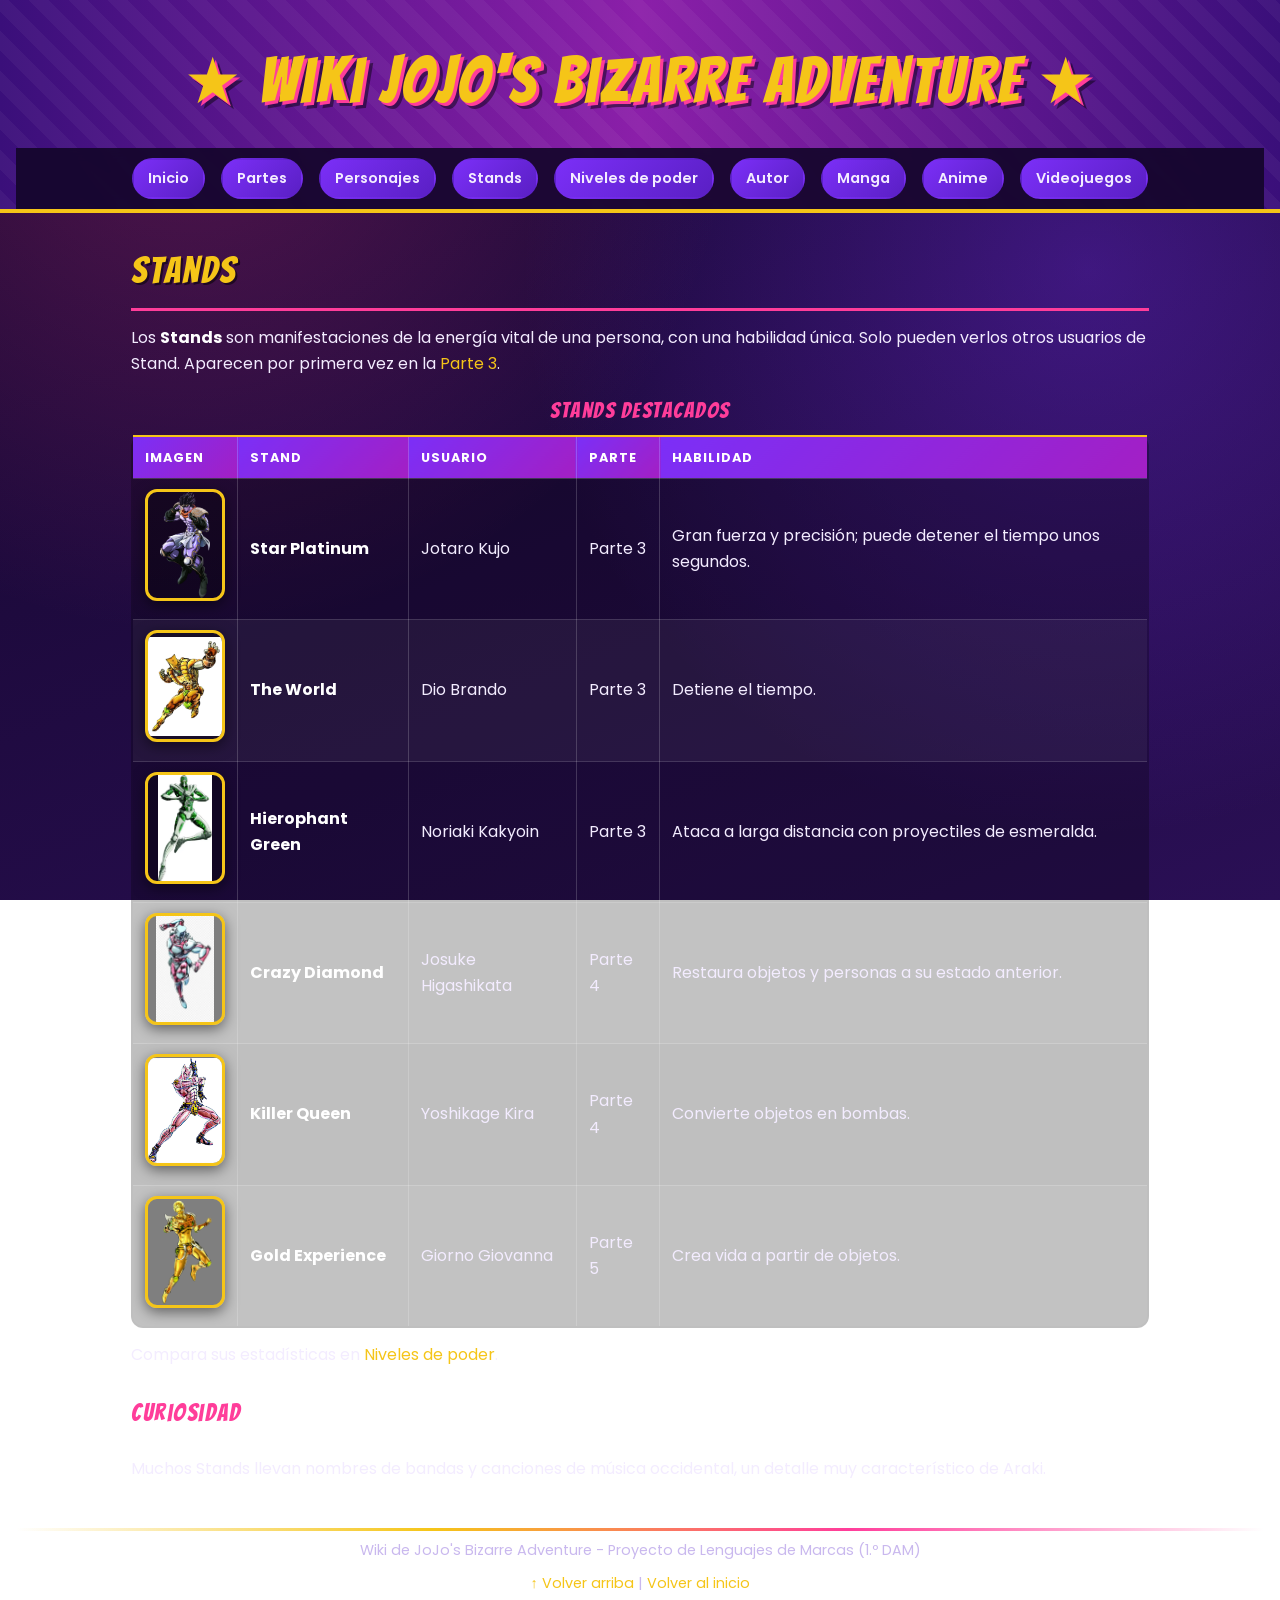
<file: stands.html>
<!DOCTYPE html>
<html lang="es">
<head>
<meta charset="UTF-8">
<meta name="viewport" content="width=device-width, initial-scale=1.0">
<title>Stands - Wiki JoJo</title>
<link rel="stylesheet" href="estilos.css">
</head>
<body id="top">
<header>
<h1>&#9733; Wiki JoJo's Bizarre Adventure &#9733;</h1>
<nav>
<a href="index.html#inicio">Inicio</a> |
<a href="index.html#partes">Partes</a> |
<a href="personajes.html">Personajes</a> |
<a href="stands.html">Stands</a> |
<a href="niveles.html">Niveles de poder</a> |
<a href="index.html#autor">Autor</a> |
<a href="index.html#manga">Manga</a> |
<a href="index.html#anime">Anime</a> |
<a href="index.html#videojuegos">Videojuegos</a>
</nav>
<hr>
</header>
<main>
<h2>Stands</h2>
<p>Los <b>Stands</b> son manifestaciones de la energía vital de una persona, con una habilidad única. Solo pueden verlos otros usuarios de Stand. Aparecen por primera vez en la <a href="parte3.html">Parte 3</a>.</p>
<table border="1" cellpadding="6" cellspacing="0" class="stands">
<caption>Stands destacados</caption>
<thead><tr><th>Imagen</th><th>Stand</th><th>Usuario</th><th>Parte</th><th>Habilidad</th></tr></thead>
<tbody>
<tr><td><img src="imagenes/stands/star_platinum.png" alt="Stand Star Platinum" width="100" height="140"></td><td><b>Star Platinum</b></td><td>Jotaro Kujo</td><td>Parte 3</td><td>Gran fuerza y precisión; puede detener el tiempo unos segundos.</td></tr>
<tr><td><img src="imagenes/stands/the_world.png" alt="Stand The World" width="100" height="140"></td><td><b>The World</b></td><td>Dio Brando</td><td>Parte 3</td><td>Detiene el tiempo.</td></tr>
<tr><td><img src="imagenes/stands/hierophant_green.png" alt="Stand Hierophant Green" width="100" height="140"></td><td><b>Hierophant Green</b></td><td>Noriaki Kakyoin</td><td>Parte 3</td><td>Ataca a larga distancia con proyectiles de esmeralda.</td></tr>
<tr><td><img src="imagenes/stands/crazy_diamond.png" alt="Stand Crazy Diamond" width="100" height="140"></td><td><b>Crazy Diamond</b></td><td>Josuke Higashikata</td><td>Parte 4</td><td>Restaura objetos y personas a su estado anterior.</td></tr>
<tr><td><img src="imagenes/stands/killer_queen.png" alt="Stand Killer Queen" width="100" height="140"></td><td><b>Killer Queen</b></td><td>Yoshikage Kira</td><td>Parte 4</td><td>Convierte objetos en bombas.</td></tr>
<tr><td><img src="imagenes/stands/gold_experience.png" alt="Stand Gold Experience" width="100" height="140"></td><td><b>Gold Experience</b></td><td>Giorno Giovanna</td><td>Parte 5</td><td>Crea vida a partir de objetos.</td></tr>
</tbody>
</table>
<p>Compara sus estadísticas en <a href="niveles.html">Niveles de poder</a>.</p>
<h3>Curiosidad</h3>
<p>Muchos Stands llevan nombres de bandas y canciones de música occidental, un detalle muy característico de Araki.</p>
</main>
<footer>
<hr>
<p>Wiki de JoJo's Bizarre Adventure - Proyecto de Lenguajes de Marcas (1.º DAM)</p>
<p><a href="#top">&uarr; Volver arriba</a> | <a href="index.html">Volver al inicio</a></p>
</footer>
</body>
</html>
</file>
<file: estilos.css>
/* ============================================================
   WIKI JOJO - estilos.css
   Un único archivo enlazado desde todas las páginas.
   ============================================================ */
@import url('https://fonts.googleapis.com/css2?family=Bangers&family=Poppins:wght@400;600&display=swap');

/* ---------- Variables de color (cambia aquí la paleta) ---------- */
:root {
  --fondo: #14062b;
  --fondo2: #2a0f55;
  --tarjeta: rgba(255, 255, 255, 0.07);
  --borde: #f5c518;
  --oro: #f5c518;
  --rosa: #ff3d9a;
  --morado: #7b2ff7;
  --texto: #f3ecff;
  --texto-suave: #c9b8ee;
}

/* ---------- Base ---------- */
* { box-sizing: border-box; }
html { scroll-behavior: smooth; }
body {
  margin: 0;
  font-family: 'Poppins', Arial, sans-serif;
  line-height: 1.65;
  color: var(--texto);
  background:
    radial-gradient(circle at 15% 10%, rgba(255, 61, 154, 0.25), transparent 40%),
    radial-gradient(circle at 85% 30%, rgba(123, 47, 247, 0.35), transparent 45%),
    linear-gradient(160deg, var(--fondo), var(--fondo2));
  background-attachment: fixed;
}
::selection { background: var(--rosa); color: #fff; }
a { color: var(--oro); text-decoration: none; transition: color .2s; }
a:hover { color: var(--rosa); text-decoration: underline; }

/* ---------- Cabecera y menú ---------- */
header {
  text-align: center;
  padding: 28px 16px 0;
  background:
    repeating-linear-gradient(45deg, rgba(255,255,255,.04) 0 14px, transparent 14px 28px),
    linear-gradient(90deg, #3a0f7a, #8b1fa9, #3a0f7a);
  border-bottom: 4px solid var(--oro);
}
header h1 {
  margin: 0 0 14px;
  font-family: 'Bangers', Impact, sans-serif;
  font-size: clamp(2rem, 6vw, 4rem);
  letter-spacing: 3px;
  font-weight: 400;
  color: var(--oro);
  text-shadow: 3px 3px 0 var(--rosa), 6px 6px 0 rgba(0,0,0,.45);
}
header hr { display: none; }

nav {
  position: sticky;
  top: 0;
  z-index: 10;
  display: flex;
  flex-wrap: wrap;
  justify-content: center;
  gap: 8px;
  padding: 10px;
  font-size: 0;               /* oculta los "|" del HTML */
  background: rgba(20, 6, 43, 0.92);
  backdrop-filter: blur(6px);
}
nav a {
  font-size: .9rem;
  font-weight: 600;
  padding: 7px 14px;
  color: var(--texto);
  background: linear-gradient(135deg, var(--morado), #5a1fc4);
  border: 2px solid transparent;
  border-radius: 999px;
  transition: transform .2s, border-color .2s, background .2s;
}
nav a:hover {
  text-decoration: none;
  color: #1a0a33;
  background: var(--oro);
  border-color: #fff;
  transform: translateY(-2px) rotate(-1.5deg);
}

/* ---------- Contenido principal ---------- */
main {
  max-width: 1050px;
  margin: 28px auto;
  padding: 0 16px;
}
main > section, main > details, main > fieldset {
  scroll-margin-top: 80px;
}
section {
  background: var(--tarjeta);
  border: 1px solid rgba(255,255,255,.12);
  border-radius: 16px;
  padding: 20px 26px;
  margin-bottom: 26px;
  box-shadow: 0 8px 24px rgba(0,0,0,.35);
  clear: both;
  overflow: hidden;
}
h2 {
  font-family: 'Bangers', Impact, sans-serif;
  font-weight: 400;
  font-size: 2.3rem;
  letter-spacing: 2px;
  color: var(--oro);
  margin: 0 0 14px;
  padding-bottom: 6px;
  border-bottom: 3px solid var(--rosa);
  text-shadow: 2px 2px 0 rgba(0,0,0,.5);
}
main > h2 { margin-top: 0; }
h3 {
  font-family: 'Bangers', Impact, sans-serif;
  font-weight: 400;
  font-size: 1.5rem;
  letter-spacing: 1.5px;
  color: var(--rosa);
}
p { margin: .6em 0; }
b { color: #fff; }
small { color: var(--texto-suave); }
mark { background: var(--oro); color: #1a0a33; padding: 2px 8px; border-radius: 6px; font-weight: 600; }

/* ---------- Imágenes ---------- */
img {
  object-fit: contain;        /* muestra la imagen ENTERA sin recortar ni deformar */
  object-position: center;
  background: rgba(0,0,0,.35); /* relleno de los huecos laterales */
  /* Alternativa: 'cover' + object-position: top recorta pero llena el recuadro */
  border-radius: 12px;
  border: 3px solid var(--oro);
  box-shadow: 0 4px 14px rgba(0,0,0,.5);
  transition: transform .25s, box-shadow .25s;
}
img:hover {
  transform: scale(1.06) rotate(-1deg);
  box-shadow: 0 0 20px var(--rosa);
}

/* ---------- Listas ---------- */
ul, ol { padding-left: 24px; }
li::marker { color: var(--oro); }

/* Lista de partes en el inicio: tarjetas en cuadrícula */
#partes ul {
  list-style: none;
  padding: 0;
  display: grid;
  grid-template-columns: repeat(auto-fit, minmax(190px, 1fr));
  gap: 16px;
}
#partes li {
  background: rgba(0,0,0,.25);
  border: 2px solid rgba(245,197,24,.4);
  border-radius: 14px;
  padding: 14px;
  text-align: center;
  font-weight: 600;
  transition: transform .2s, border-color .2s;
}
#partes li:hover { transform: translateY(-5px); border-color: var(--oro); }
#partes li img { width: 130px; height: 190px; margin-top: 10px; }

/* ---------- Definiciones ---------- */
dt { color: var(--oro); font-weight: 600; margin-top: 10px; }
dd { margin: 2px 0 0 18px; color: var(--texto); }

/* ---------- Tablas ---------- */
table { border-collapse: collapse; }
table[border] {
  width: 100%;
  margin: 14px 0;
  border: 2px solid var(--oro);
  border-radius: 12px;
  overflow: hidden;
  background: rgba(0,0,0,.25);
}
table[border] caption {
  caption-side: top;
  font-family: 'Bangers', Impact, sans-serif;
  font-size: 1.4rem;
  letter-spacing: 1.5px;
  color: var(--rosa);
  padding-bottom: 6px;
}
table[border] th {
  background: linear-gradient(135deg, var(--morado), #a31fc4);
  color: #fff;
  text-transform: uppercase;
  font-size: .8rem;
  letter-spacing: 1px;
}
table[border] th, table[border] td {
  border: 1px solid rgba(255,255,255,.18);
  padding: 10px 12px;
  text-align: left;
  vertical-align: middle;
}
table[border] tbody tr:nth-child(even) { background: rgba(255,255,255,.05); }
table[border] tbody tr:hover { background: rgba(245,197,24,.15); }
table.personajes td img, table.stands td img { width: 80px; height: 112px; }

/* Tablas de imágenes (los cinco JoJos y galería) */
.galeria, #inicio table { width: 100%; text-align: center; }
.galeria td, #inicio td {
  background: rgba(0,0,0,.25);
  border: 2px solid rgba(245,197,24,.35);
  border-radius: 14px;
  font-weight: 600;
  transition: background .2s;
}
.galeria td:hover, #inicio td:hover { background: rgba(255,61,154,.2); }
.galeria { border-collapse: separate; border-spacing: 10px; }
#inicio table { border-collapse: separate; border-spacing: 8px; }
.galeria img { width: 120px; height: 170px; }
#inicio td img { width: 130px; height: 190px; }

/* ---------- Páginas de partes ---------- */
figure.portada {
  float: left;
  margin: 0 26px 16px 0;
  text-align: center;
}
figure.portada img { width: 220px; height: 310px; border-width: 4px; }
figcaption { margin-top: 6px; font-size: .85rem; color: var(--texto-suave); font-style: italic; }

fieldset {
  border: 2px solid var(--oro);
  border-radius: 14px;
  background: var(--tarjeta);
  padding: 12px 22px 16px;
  margin-bottom: 26px;
}
legend {
  font-family: 'Bangers', Impact, sans-serif;
  font-size: 1.4rem;
  letter-spacing: 1.5px;
  color: #1a0a33;
  background: var(--oro);
  padding: 2px 16px;
  border-radius: 999px;
}
fieldset.datos { overflow: hidden; }

blockquote {
  margin: 0;
  padding: 12px 20px;
  border-left: 6px solid var(--rosa);
  background: rgba(0,0,0,.25);
  border-radius: 0 12px 12px 0;
  font-style: italic;
}

details {
  background: var(--tarjeta);
  border: 2px dashed var(--rosa);
  border-radius: 12px;
  padding: 10px 18px;
  margin-bottom: 20px;
  clear: both;
}
summary {
  cursor: pointer;
  font-weight: 600;
  color: var(--oro);
}
summary:hover { color: var(--rosa); }

/* ---------- Niveles de poder ---------- */
fieldset.ficha table { background: none; border: none; width: auto; margin: 0; }
fieldset.ficha td { border: none; padding: 4px 12px; }
fieldset.ficha > table > tbody > tr > td:first-child { vertical-align: top; }
fieldset.ficha img { width: 140px; height: 190px; }

meter {
  width: 240px;
  height: 20px;
  vertical-align: middle;
  background: none;
}
meter::-webkit-meter-bar {
  background: rgba(0,0,0,.45);
  border: 1px solid rgba(255,255,255,.25);
  border-radius: 10px;
}
meter::-webkit-meter-optimum-value    { background: linear-gradient(90deg, var(--oro), var(--rosa)); border-radius: 10px; }
meter::-webkit-meter-suboptimum-value { background: linear-gradient(90deg, #ff9f1c, var(--oro)); border-radius: 10px; }
meter::-webkit-meter-even-less-good-value { background: linear-gradient(90deg, #d7263d, #ff6b6b); border-radius: 10px; }
meter::-moz-meter-bar { background: var(--oro); border-radius: 10px; }

/* ---------- Pie ---------- */
footer {
  text-align: center;
  padding: 10px 16px 30px;
  color: var(--texto-suave);
  font-size: .9rem;
}
hr {
  border: none;
  height: 3px;
  background: linear-gradient(90deg, transparent, var(--oro), var(--rosa), transparent);
}

/* ---------- Móvil ---------- */
@media (max-width: 700px) {
  figure.portada { float: none; margin: 0 auto 16px; }
  section { padding: 14px 16px; }
  meter { width: 150px; }
  table.personajes, table.stands { display: block; overflow-x: auto; }
  #inicio table { display: block; overflow-x: auto; }
}

/* ---------- Openings y vídeo ---------- */
.boton {
  display: inline-block;
  padding: 9px 20px;
  font-weight: 600;
  color: #1a0a33;
  background: linear-gradient(135deg, var(--oro), #ff9f1c);
  border-radius: 999px;
  box-shadow: 0 4px 12px rgba(0,0,0,.4);
  transition: transform .2s, box-shadow .2s;
}
.boton:hover { color: #1a0a33; text-decoration: none; transform: translateY(-3px); box-shadow: 0 0 16px var(--rosa); }
.video { position: relative; aspect-ratio: 16 / 9; max-width: 720px; margin-top: 14px; }
.video iframe { width: 100%; height: 100%; border: 3px solid var(--oro); border-radius: 12px; }
</file>
